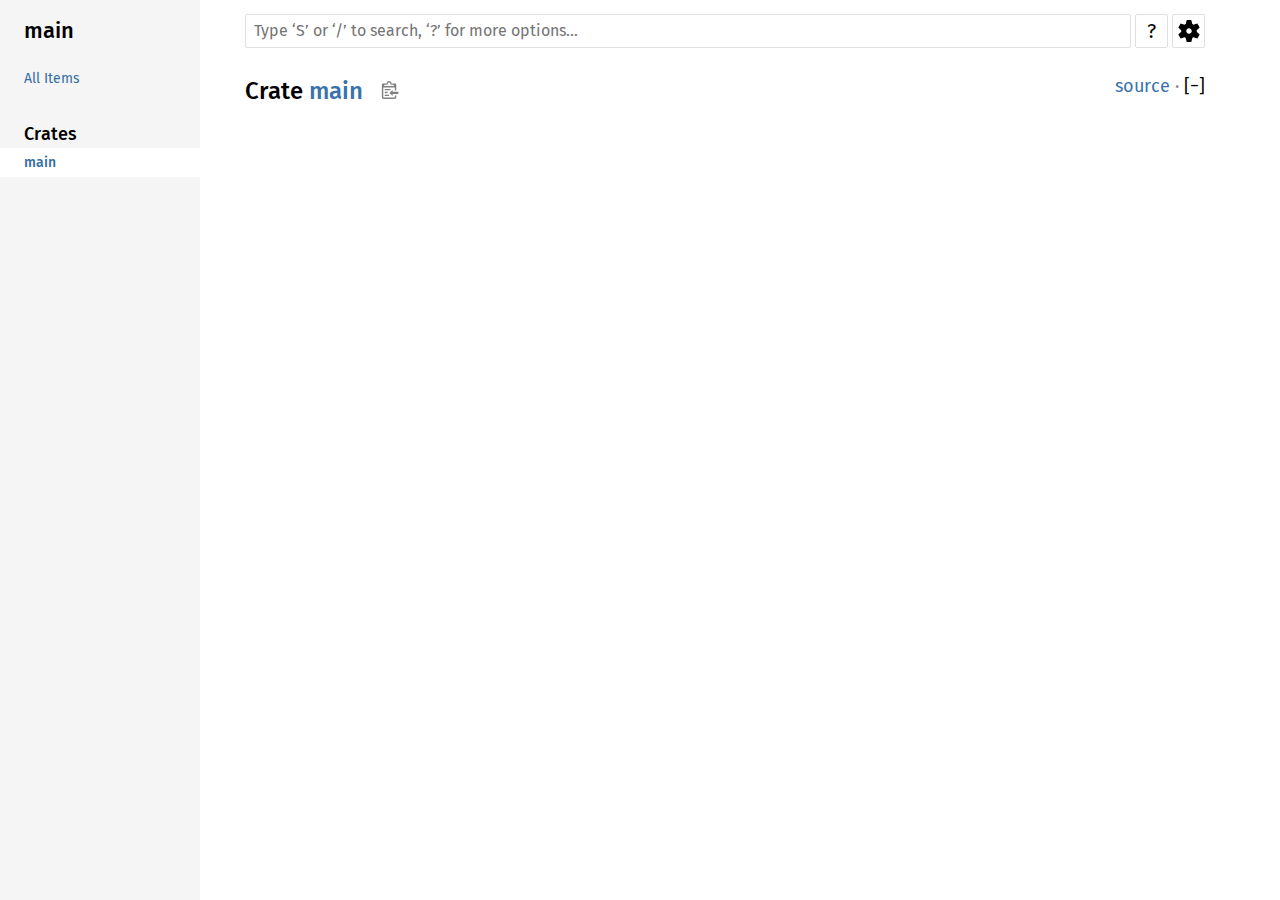
<file: Chat_Client/doc/main/index.html>
<!DOCTYPE html><html lang="en"><head><meta charset="utf-8"><meta name="viewport" content="width=device-width, initial-scale=1.0"><meta name="generator" content="rustdoc"><meta name="description" content="API documentation for the Rust `main` crate."><title>main - Rust</title><script>if(window.location.protocol!=="file:")document.head.insertAdjacentHTML("beforeend","SourceSerif4-Regular-46f98efaafac5295.ttf.woff2,FiraSans-Regular-018c141bf0843ffd.woff2,FiraSans-Medium-8f9a781e4970d388.woff2,SourceCodePro-Regular-562dcc5011b6de7d.ttf.woff2,SourceCodePro-Semibold-d899c5a5c4aeb14a.ttf.woff2".split(",").map(f=>`<link rel="preload" as="font" type="font/woff2" crossorigin href="../static.files/${f}">`).join(""))</script><link rel="stylesheet" href="../static.files/normalize-76eba96aa4d2e634.css"><link rel="stylesheet" href="../static.files/rustdoc-8e30412312326d47.css"><meta name="rustdoc-vars" data-root-path="../" data-static-root-path="../static.files/" data-current-crate="main" data-themes="" data-resource-suffix="" data-rustdoc-version="1.82.0 (f6e511eec 2024-10-15) (built from a source tarball)" data-channel="1.82.0" data-search-js="search-a99f1315e7cc5121.js" data-settings-js="settings-4313503d2e1961c2.js" ><script src="../static.files/storage-118b08c4c78b968e.js"></script><script defer src="../crates.js"></script><script defer src="../static.files/main-921df33f47b8780c.js"></script><noscript><link rel="stylesheet" href="../static.files/noscript-3b12f09e550e0385.css"></noscript><link rel="alternate icon" type="image/png" href="../static.files/favicon-32x32-422f7d1d52889060.png"><link rel="icon" type="image/svg+xml" href="../static.files/favicon-2c020d218678b618.svg"></head><body class="rustdoc mod crate"><!--[if lte IE 11]><div class="warning">This old browser is unsupported and will most likely display funky things.</div><![endif]--><nav class="mobile-topbar"><button class="sidebar-menu-toggle" title="show sidebar"></button></nav><nav class="sidebar"><div class="sidebar-crate"><h2><a href="../main/index.html">main</a></h2></div><div class="sidebar-elems"><ul class="block"><li><a id="all-types" href="all.html">All Items</a></li></ul></div></nav><div class="sidebar-resizer"></div><main><div class="width-limiter"><rustdoc-search></rustdoc-search><section id="main-content" class="content"><div class="main-heading"><h1>Crate <a class="mod" href="#">main</a><button id="copy-path" title="Copy item path to clipboard">Copy item path</button></h1><span class="out-of-band"><a class="src" href="../src/main/main.rs.html#1-71">source</a> · <button id="toggle-all-docs" title="collapse all docs">[<span>&#x2212;</span>]</button></span></div></section></div></main></body></html>
</file>
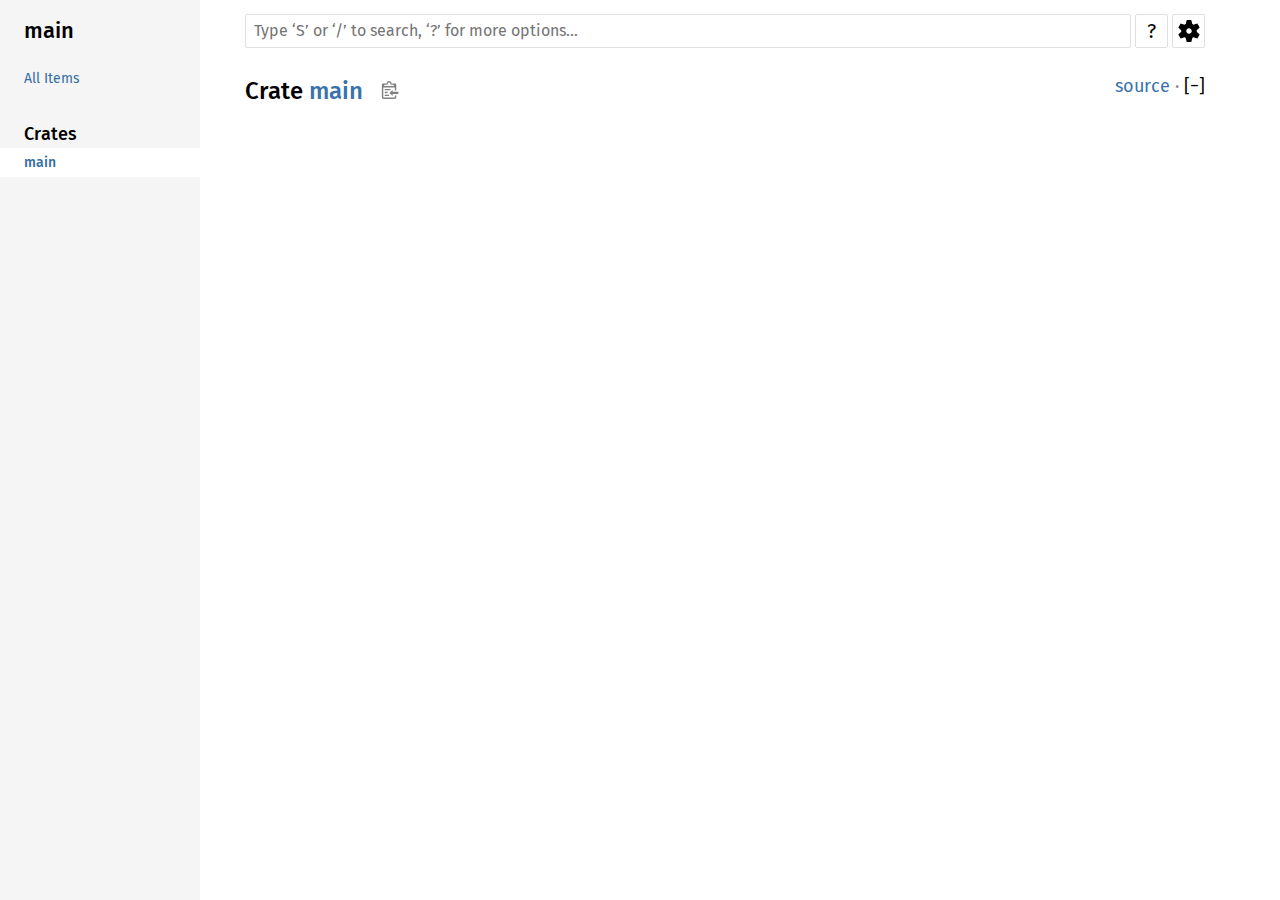
<file: Chat_Server/doc/main/index.html>
<!DOCTYPE html><html lang="en"><head><meta charset="utf-8"><meta name="viewport" content="width=device-width, initial-scale=1.0"><meta name="generator" content="rustdoc"><meta name="description" content="API documentation for the Rust `main` crate."><title>main - Rust</title><script>if(window.location.protocol!=="file:")document.head.insertAdjacentHTML("beforeend","SourceSerif4-Regular-46f98efaafac5295.ttf.woff2,FiraSans-Regular-018c141bf0843ffd.woff2,FiraSans-Medium-8f9a781e4970d388.woff2,SourceCodePro-Regular-562dcc5011b6de7d.ttf.woff2,SourceCodePro-Semibold-d899c5a5c4aeb14a.ttf.woff2".split(",").map(f=>`<link rel="preload" as="font" type="font/woff2" crossorigin href="../static.files/${f}">`).join(""))</script><link rel="stylesheet" href="../static.files/normalize-76eba96aa4d2e634.css"><link rel="stylesheet" href="../static.files/rustdoc-8e30412312326d47.css"><meta name="rustdoc-vars" data-root-path="../" data-static-root-path="../static.files/" data-current-crate="main" data-themes="" data-resource-suffix="" data-rustdoc-version="1.82.0 (f6e511eec 2024-10-15) (built from a source tarball)" data-channel="1.82.0" data-search-js="search-a99f1315e7cc5121.js" data-settings-js="settings-4313503d2e1961c2.js" ><script src="../static.files/storage-118b08c4c78b968e.js"></script><script defer src="../crates.js"></script><script defer src="../static.files/main-921df33f47b8780c.js"></script><noscript><link rel="stylesheet" href="../static.files/noscript-3b12f09e550e0385.css"></noscript><link rel="alternate icon" type="image/png" href="../static.files/favicon-32x32-422f7d1d52889060.png"><link rel="icon" type="image/svg+xml" href="../static.files/favicon-2c020d218678b618.svg"></head><body class="rustdoc mod crate"><!--[if lte IE 11]><div class="warning">This old browser is unsupported and will most likely display funky things.</div><![endif]--><nav class="mobile-topbar"><button class="sidebar-menu-toggle" title="show sidebar"></button></nav><nav class="sidebar"><div class="sidebar-crate"><h2><a href="../main/index.html">main</a></h2></div><div class="sidebar-elems"><ul class="block"><li><a id="all-types" href="all.html">All Items</a></li></ul></div></nav><div class="sidebar-resizer"></div><main><div class="width-limiter"><rustdoc-search></rustdoc-search><section id="main-content" class="content"><div class="main-heading"><h1>Crate <a class="mod" href="#">main</a><button id="copy-path" title="Copy item path to clipboard">Copy item path</button></h1><span class="out-of-band"><a class="src" href="../src/main/main.rs.html#1-69">source</a> · <button id="toggle-all-docs" title="collapse all docs">[<span>&#x2212;</span>]</button></span></div></section></div></main></body></html>
</file>
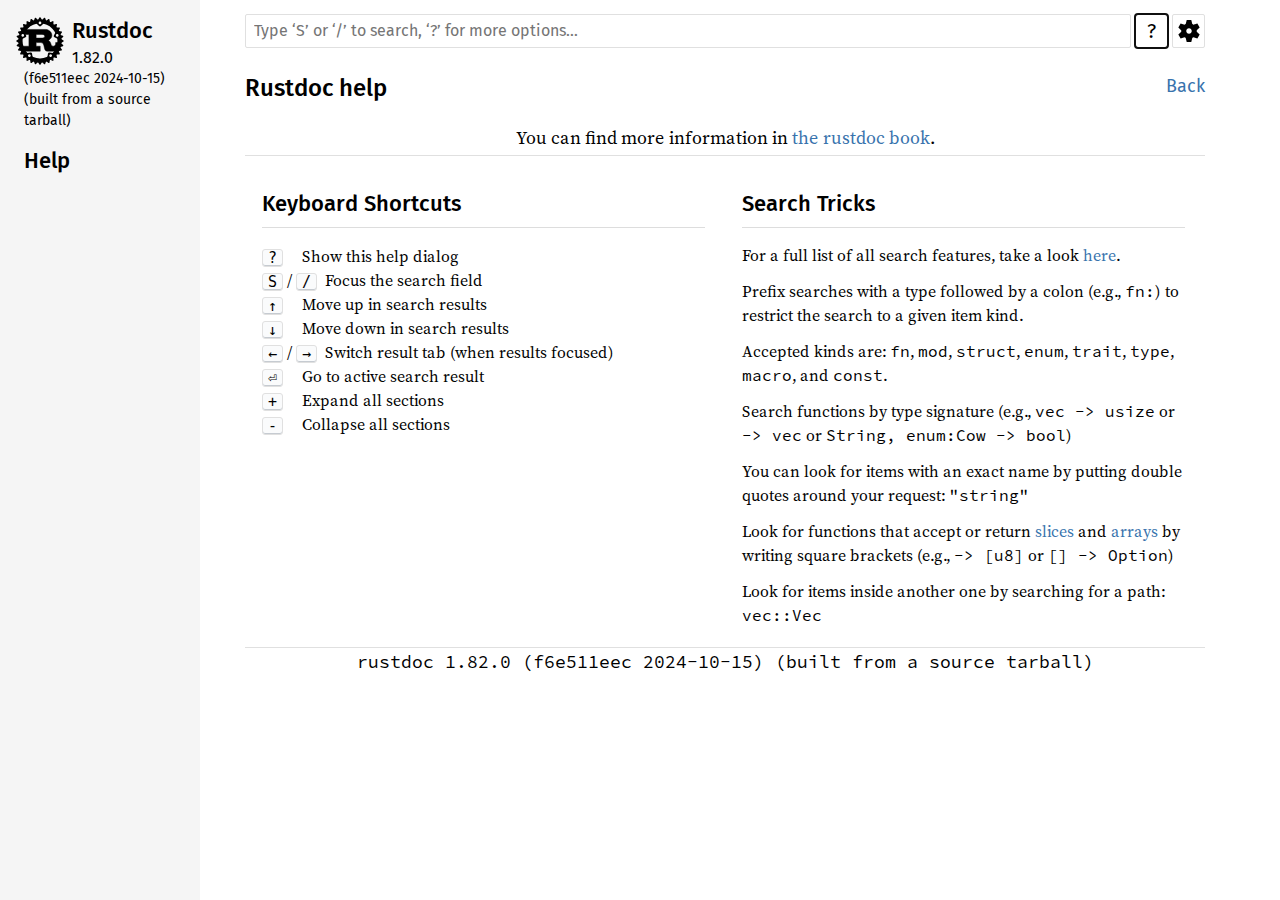
<file: Chat_Client/doc/help.html>
<!DOCTYPE html><html lang="en"><head><meta charset="utf-8"><meta name="viewport" content="width=device-width, initial-scale=1.0"><meta name="generator" content="rustdoc"><meta name="description" content="Documentation for Rustdoc"><title>Help</title><script>if(window.location.protocol!=="file:")document.head.insertAdjacentHTML("beforeend","SourceSerif4-Regular-46f98efaafac5295.ttf.woff2,FiraSans-Regular-018c141bf0843ffd.woff2,FiraSans-Medium-8f9a781e4970d388.woff2,SourceCodePro-Regular-562dcc5011b6de7d.ttf.woff2,SourceCodePro-Semibold-d899c5a5c4aeb14a.ttf.woff2".split(",").map(f=>`<link rel="preload" as="font" type="font/woff2" crossorigin href="./static.files/${f}">`).join(""))</script><link rel="stylesheet" href="./static.files/normalize-76eba96aa4d2e634.css"><link rel="stylesheet" href="./static.files/rustdoc-8e30412312326d47.css"><meta name="rustdoc-vars" data-root-path="./" data-static-root-path="./static.files/" data-current-crate="main" data-themes="" data-resource-suffix="" data-rustdoc-version="1.82.0 (f6e511eec 2024-10-15) (built from a source tarball)" data-channel="1.82.0" data-search-js="search-a99f1315e7cc5121.js" data-settings-js="settings-4313503d2e1961c2.js" ><script src="./static.files/storage-118b08c4c78b968e.js"></script><script defer src="./static.files/main-921df33f47b8780c.js"></script><noscript><link rel="stylesheet" href="./static.files/noscript-3b12f09e550e0385.css"></noscript><link rel="alternate icon" type="image/png" href="./static.files/favicon-32x32-422f7d1d52889060.png"><link rel="icon" type="image/svg+xml" href="./static.files/favicon-2c020d218678b618.svg"></head><body class="rustdoc mod sys"><!--[if lte IE 11]><div class="warning">This old browser is unsupported and will most likely display funky things.</div><![endif]--><nav class="mobile-topbar"><button class="sidebar-menu-toggle" title="show sidebar"></button><a class="logo-container" href="./index.html"><img class="rust-logo" src="./static.files/rust-logo-151179464ae7ed46.svg" alt=""></a></nav><nav class="sidebar"><div class="sidebar-crate"><a class="logo-container" href="./index.html"><img class="rust-logo" src="./static.files/rust-logo-151179464ae7ed46.svg" alt="logo"></a><h2><a href="./index.html">Rustdoc</a><span class="version">1.82.0</span></h2></div><div class="version">(f6e511eec 2024-10-15) (built from a source tarball)</div><h2 class="location">Help</h2><div class="sidebar-elems"></div></nav><div class="sidebar-resizer"></div><main><div class="width-limiter"><rustdoc-search></rustdoc-search><section id="main-content" class="content"><div class="main-heading"><h1>Rustdoc help</h1><span class="out-of-band"><a id="back" href="javascript:void(0)" onclick="history.back();">Back</a></span></div><noscript><section><p>You need to enable JavaScript to use keyboard commands or search.</p><p>For more information, browse the <a href="https://doc.rust-lang.org/rustdoc/">rustdoc handbook</a>.</p></section></noscript></section></div></main></body></html>
</file>
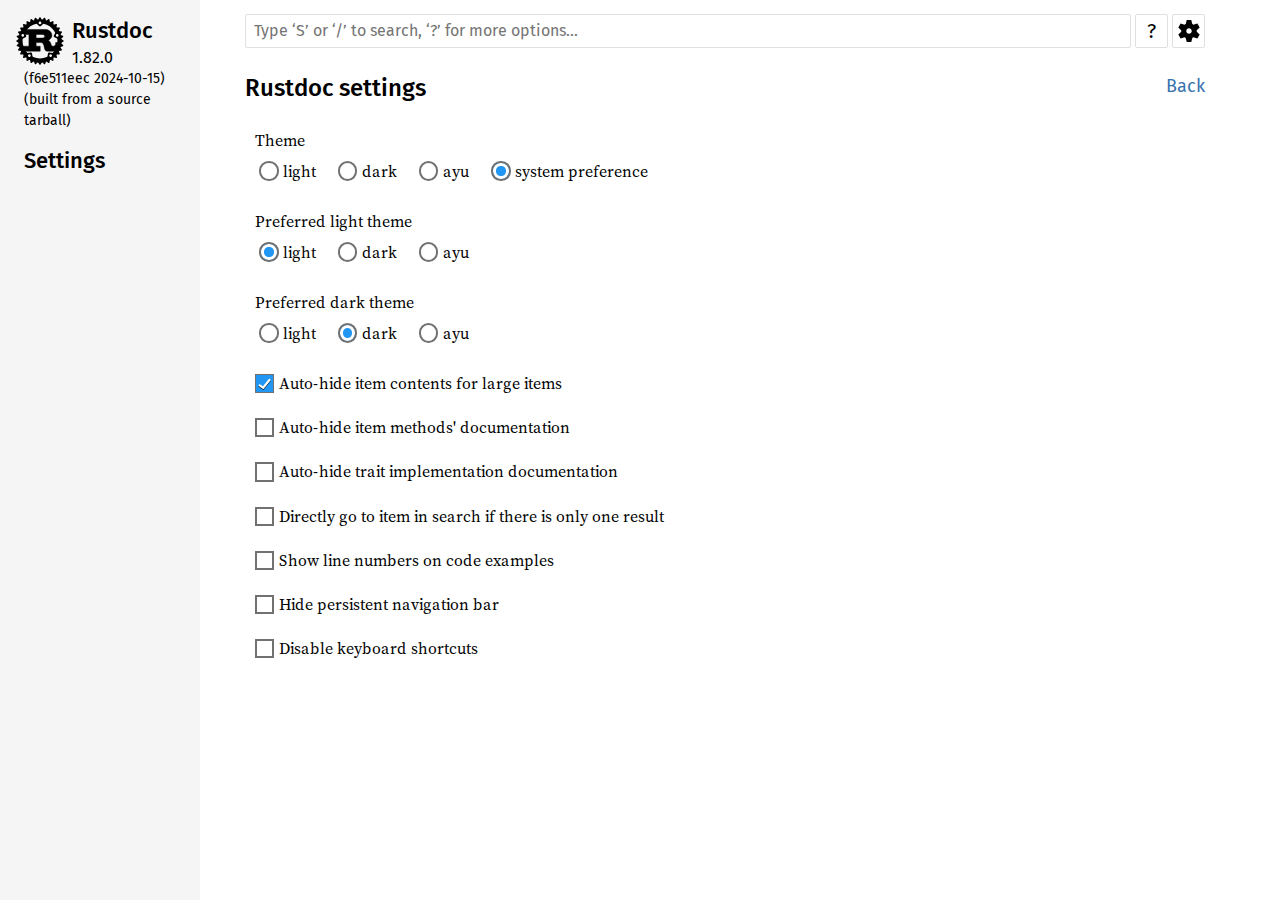
<file: Chat_Client/doc/settings.html>
<!DOCTYPE html><html lang="en"><head><meta charset="utf-8"><meta name="viewport" content="width=device-width, initial-scale=1.0"><meta name="generator" content="rustdoc"><meta name="description" content="Settings of Rustdoc"><title>Settings</title><script>if(window.location.protocol!=="file:")document.head.insertAdjacentHTML("beforeend","SourceSerif4-Regular-46f98efaafac5295.ttf.woff2,FiraSans-Regular-018c141bf0843ffd.woff2,FiraSans-Medium-8f9a781e4970d388.woff2,SourceCodePro-Regular-562dcc5011b6de7d.ttf.woff2,SourceCodePro-Semibold-d899c5a5c4aeb14a.ttf.woff2".split(",").map(f=>`<link rel="preload" as="font" type="font/woff2" crossorigin href="./static.files/${f}">`).join(""))</script><link rel="stylesheet" href="./static.files/normalize-76eba96aa4d2e634.css"><link rel="stylesheet" href="./static.files/rustdoc-8e30412312326d47.css"><meta name="rustdoc-vars" data-root-path="./" data-static-root-path="./static.files/" data-current-crate="main" data-themes="" data-resource-suffix="" data-rustdoc-version="1.82.0 (f6e511eec 2024-10-15) (built from a source tarball)" data-channel="1.82.0" data-search-js="search-a99f1315e7cc5121.js" data-settings-js="settings-4313503d2e1961c2.js" ><script src="./static.files/storage-118b08c4c78b968e.js"></script><script defer src="./static.files/main-921df33f47b8780c.js"></script><noscript><link rel="stylesheet" href="./static.files/noscript-3b12f09e550e0385.css"></noscript><link rel="alternate icon" type="image/png" href="./static.files/favicon-32x32-422f7d1d52889060.png"><link rel="icon" type="image/svg+xml" href="./static.files/favicon-2c020d218678b618.svg"></head><body class="rustdoc mod sys"><!--[if lte IE 11]><div class="warning">This old browser is unsupported and will most likely display funky things.</div><![endif]--><nav class="mobile-topbar"><button class="sidebar-menu-toggle" title="show sidebar"></button><a class="logo-container" href="./index.html"><img class="rust-logo" src="./static.files/rust-logo-151179464ae7ed46.svg" alt=""></a></nav><nav class="sidebar"><div class="sidebar-crate"><a class="logo-container" href="./index.html"><img class="rust-logo" src="./static.files/rust-logo-151179464ae7ed46.svg" alt="logo"></a><h2><a href="./index.html">Rustdoc</a><span class="version">1.82.0</span></h2></div><div class="version">(f6e511eec 2024-10-15) (built from a source tarball)</div><h2 class="location">Settings</h2><div class="sidebar-elems"></div></nav><div class="sidebar-resizer"></div><main><div class="width-limiter"><rustdoc-search></rustdoc-search><section id="main-content" class="content"><div class="main-heading"><h1>Rustdoc settings</h1><span class="out-of-band"><a id="back" href="javascript:void(0)" onclick="history.back();">Back</a></span></div><noscript><section>You need to enable JavaScript be able to update your settings.</section></noscript><script defer src="./static.files/settings-4313503d2e1961c2.js"></script></section></div></main></body></html>
</file>
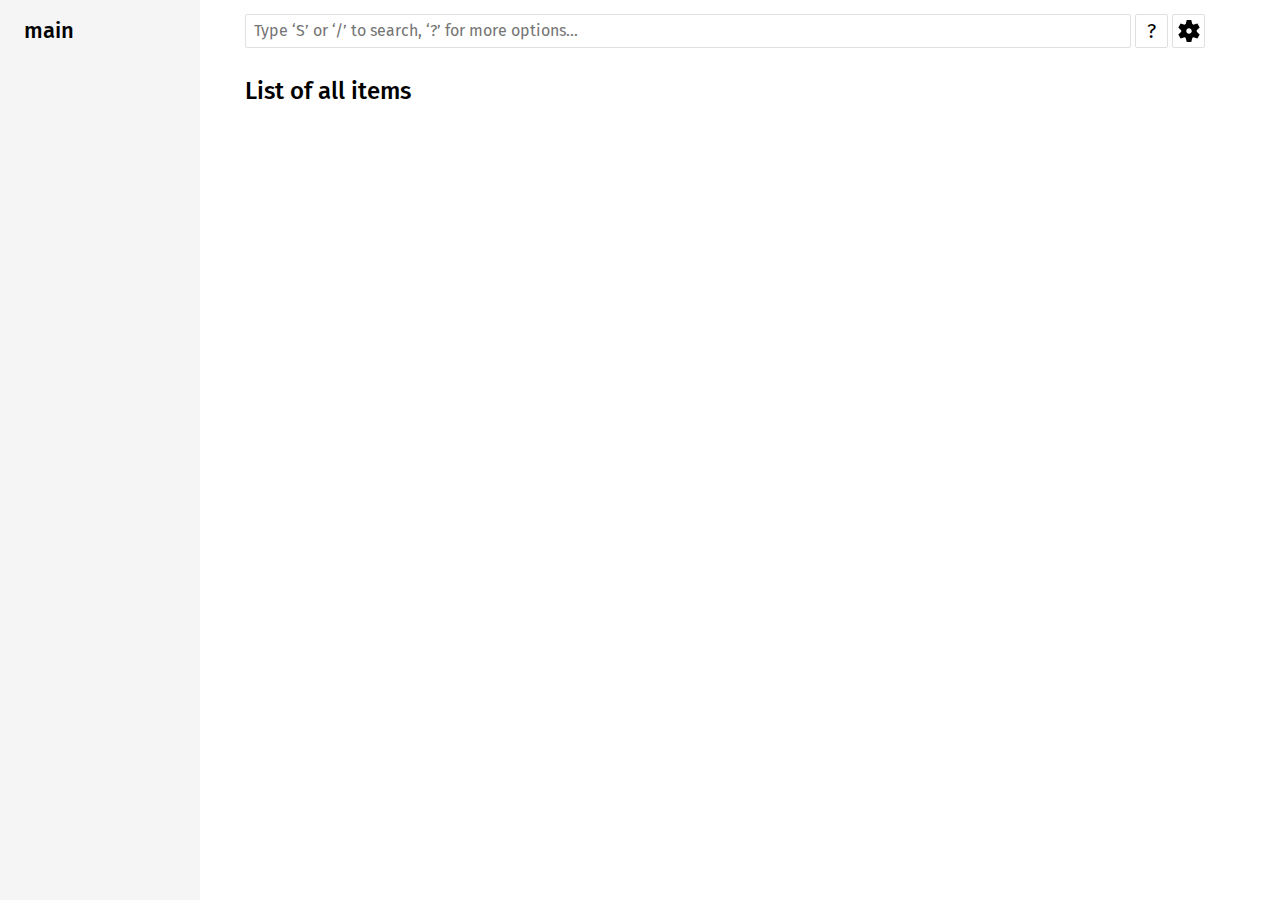
<file: Chat_Client/doc/main/all.html>
<!DOCTYPE html><html lang="en"><head><meta charset="utf-8"><meta name="viewport" content="width=device-width, initial-scale=1.0"><meta name="generator" content="rustdoc"><meta name="description" content="List of all items in this crate"><title>List of all items in this crate</title><script>if(window.location.protocol!=="file:")document.head.insertAdjacentHTML("beforeend","SourceSerif4-Regular-46f98efaafac5295.ttf.woff2,FiraSans-Regular-018c141bf0843ffd.woff2,FiraSans-Medium-8f9a781e4970d388.woff2,SourceCodePro-Regular-562dcc5011b6de7d.ttf.woff2,SourceCodePro-Semibold-d899c5a5c4aeb14a.ttf.woff2".split(",").map(f=>`<link rel="preload" as="font" type="font/woff2" crossorigin href="../static.files/${f}">`).join(""))</script><link rel="stylesheet" href="../static.files/normalize-76eba96aa4d2e634.css"><link rel="stylesheet" href="../static.files/rustdoc-8e30412312326d47.css"><meta name="rustdoc-vars" data-root-path="../" data-static-root-path="../static.files/" data-current-crate="main" data-themes="" data-resource-suffix="" data-rustdoc-version="1.82.0 (f6e511eec 2024-10-15) (built from a source tarball)" data-channel="1.82.0" data-search-js="search-a99f1315e7cc5121.js" data-settings-js="settings-4313503d2e1961c2.js" ><script src="../static.files/storage-118b08c4c78b968e.js"></script><script defer src="../static.files/main-921df33f47b8780c.js"></script><noscript><link rel="stylesheet" href="../static.files/noscript-3b12f09e550e0385.css"></noscript><link rel="alternate icon" type="image/png" href="../static.files/favicon-32x32-422f7d1d52889060.png"><link rel="icon" type="image/svg+xml" href="../static.files/favicon-2c020d218678b618.svg"></head><body class="rustdoc mod sys"><!--[if lte IE 11]><div class="warning">This old browser is unsupported and will most likely display funky things.</div><![endif]--><nav class="mobile-topbar"><button class="sidebar-menu-toggle" title="show sidebar"></button></nav><nav class="sidebar"><div class="sidebar-crate"><h2><a href="../main/index.html">main</a></h2></div><div class="sidebar-elems"></div></nav><div class="sidebar-resizer"></div><main><div class="width-limiter"><rustdoc-search></rustdoc-search><section id="main-content" class="content"><h1>List of all items</h1></section></div></main></body></html>
</file>
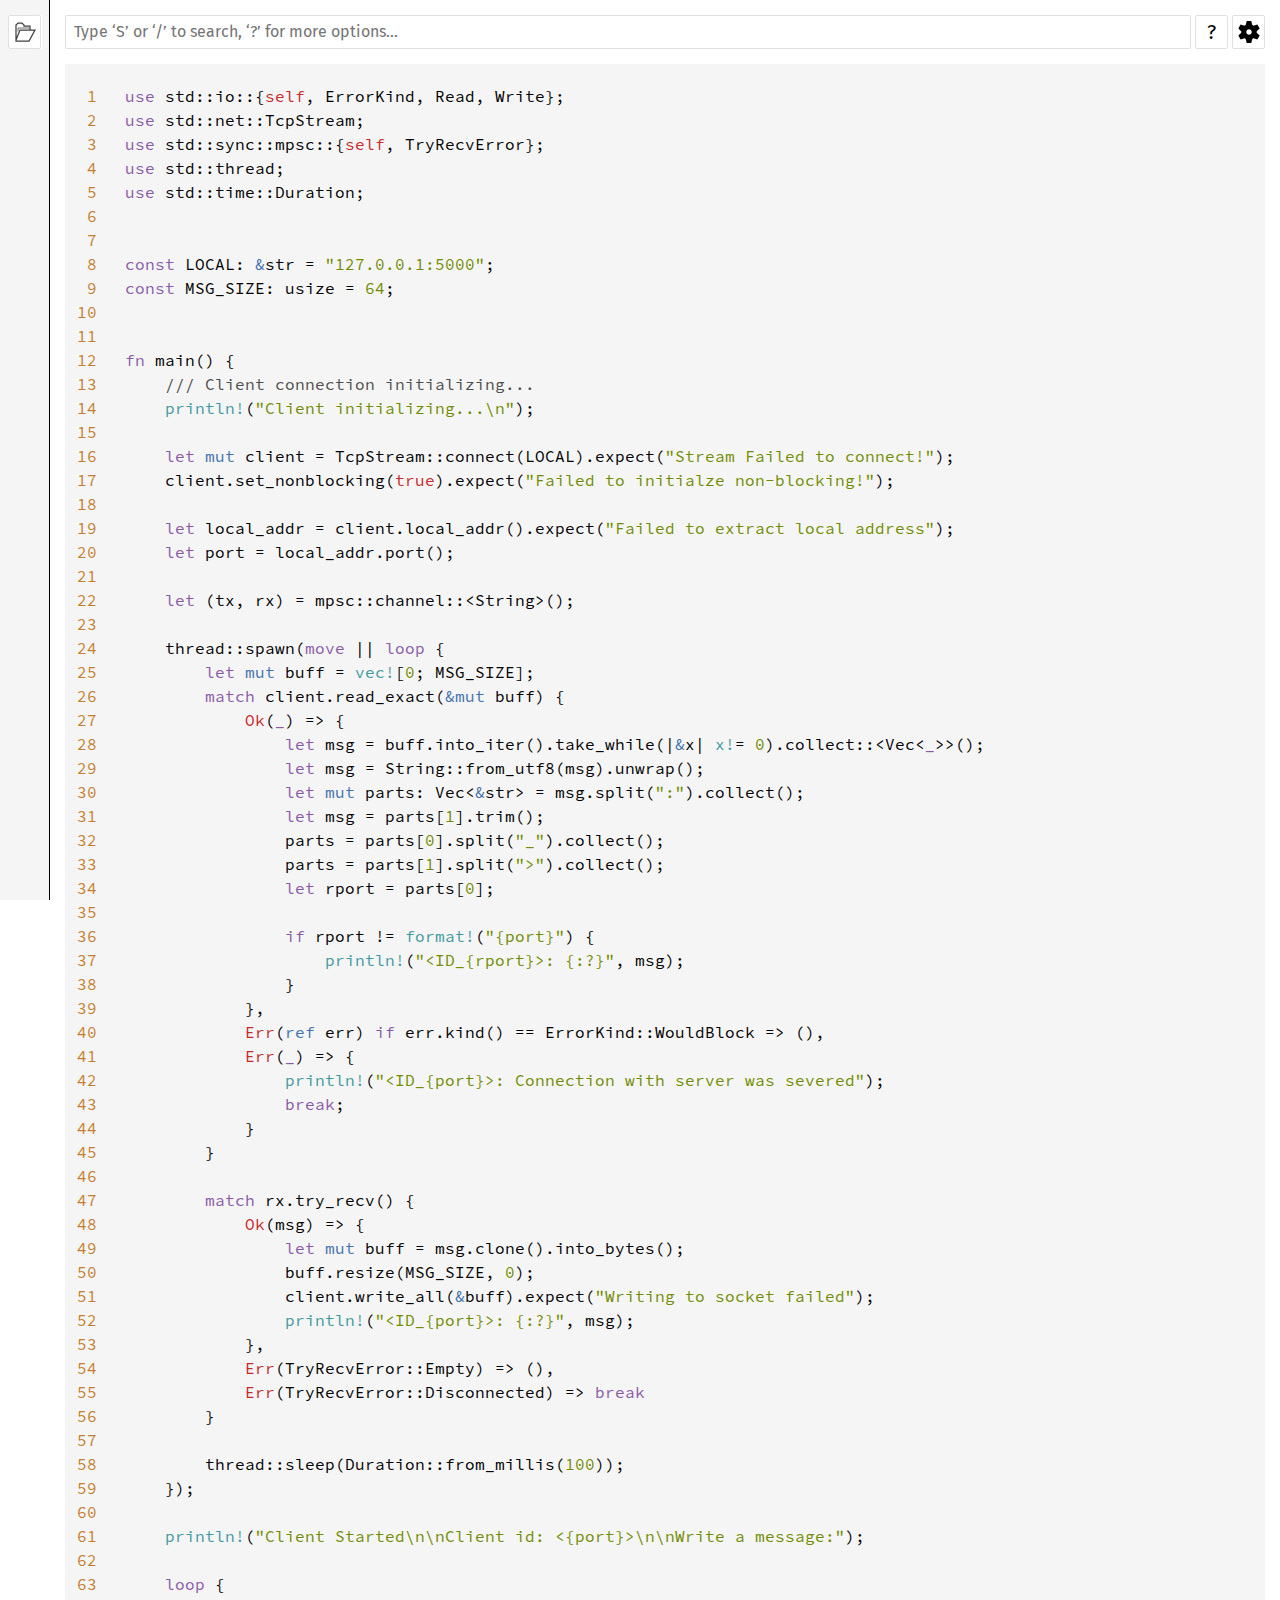
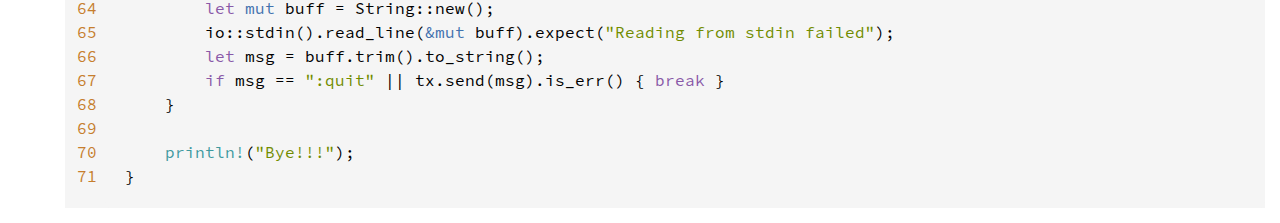
<file: Chat_Client/doc/src/main/main.rs.html>
<!DOCTYPE html><html lang="en"><head><meta charset="utf-8"><meta name="viewport" content="width=device-width, initial-scale=1.0"><meta name="generator" content="rustdoc"><meta name="description" content="Source of the Rust file `src/main.rs`."><title>main.rs - source</title><script>if(window.location.protocol!=="file:")document.head.insertAdjacentHTML("beforeend","SourceSerif4-Regular-46f98efaafac5295.ttf.woff2,FiraSans-Regular-018c141bf0843ffd.woff2,FiraSans-Medium-8f9a781e4970d388.woff2,SourceCodePro-Regular-562dcc5011b6de7d.ttf.woff2,SourceCodePro-Semibold-d899c5a5c4aeb14a.ttf.woff2".split(",").map(f=>`<link rel="preload" as="font" type="font/woff2" crossorigin href="../../static.files/${f}">`).join(""))</script><link rel="stylesheet" href="../../static.files/normalize-76eba96aa4d2e634.css"><link rel="stylesheet" href="../../static.files/rustdoc-8e30412312326d47.css"><meta name="rustdoc-vars" data-root-path="../../" data-static-root-path="../../static.files/" data-current-crate="main" data-themes="" data-resource-suffix="" data-rustdoc-version="1.82.0 (f6e511eec 2024-10-15) (built from a source tarball)" data-channel="1.82.0" data-search-js="search-a99f1315e7cc5121.js" data-settings-js="settings-4313503d2e1961c2.js" ><script src="../../static.files/storage-118b08c4c78b968e.js"></script><script defer src="../../static.files/src-script-e66d777a5a92e9b2.js"></script><script defer src="../../src-files.js"></script><script defer src="../../static.files/main-921df33f47b8780c.js"></script><noscript><link rel="stylesheet" href="../../static.files/noscript-3b12f09e550e0385.css"></noscript><link rel="alternate icon" type="image/png" href="../../static.files/favicon-32x32-422f7d1d52889060.png"><link rel="icon" type="image/svg+xml" href="../../static.files/favicon-2c020d218678b618.svg"></head><body class="rustdoc src"><!--[if lte IE 11]><div class="warning">This old browser is unsupported and will most likely display funky things.</div><![endif]--><nav class="sidebar"><div class="src-sidebar-title"><h2>Files</h2></div></nav><div class="sidebar-resizer"></div><main><rustdoc-search></rustdoc-search><section id="main-content" class="content"><div class="example-wrap"><div data-nosnippet><pre class="src-line-numbers"><a href="#1" id="1">1</a>
<a href="#2" id="2">2</a>
<a href="#3" id="3">3</a>
<a href="#4" id="4">4</a>
<a href="#5" id="5">5</a>
<a href="#6" id="6">6</a>
<a href="#7" id="7">7</a>
<a href="#8" id="8">8</a>
<a href="#9" id="9">9</a>
<a href="#10" id="10">10</a>
<a href="#11" id="11">11</a>
<a href="#12" id="12">12</a>
<a href="#13" id="13">13</a>
<a href="#14" id="14">14</a>
<a href="#15" id="15">15</a>
<a href="#16" id="16">16</a>
<a href="#17" id="17">17</a>
<a href="#18" id="18">18</a>
<a href="#19" id="19">19</a>
<a href="#20" id="20">20</a>
<a href="#21" id="21">21</a>
<a href="#22" id="22">22</a>
<a href="#23" id="23">23</a>
<a href="#24" id="24">24</a>
<a href="#25" id="25">25</a>
<a href="#26" id="26">26</a>
<a href="#27" id="27">27</a>
<a href="#28" id="28">28</a>
<a href="#29" id="29">29</a>
<a href="#30" id="30">30</a>
<a href="#31" id="31">31</a>
<a href="#32" id="32">32</a>
<a href="#33" id="33">33</a>
<a href="#34" id="34">34</a>
<a href="#35" id="35">35</a>
<a href="#36" id="36">36</a>
<a href="#37" id="37">37</a>
<a href="#38" id="38">38</a>
<a href="#39" id="39">39</a>
<a href="#40" id="40">40</a>
<a href="#41" id="41">41</a>
<a href="#42" id="42">42</a>
<a href="#43" id="43">43</a>
<a href="#44" id="44">44</a>
<a href="#45" id="45">45</a>
<a href="#46" id="46">46</a>
<a href="#47" id="47">47</a>
<a href="#48" id="48">48</a>
<a href="#49" id="49">49</a>
<a href="#50" id="50">50</a>
<a href="#51" id="51">51</a>
<a href="#52" id="52">52</a>
<a href="#53" id="53">53</a>
<a href="#54" id="54">54</a>
<a href="#55" id="55">55</a>
<a href="#56" id="56">56</a>
<a href="#57" id="57">57</a>
<a href="#58" id="58">58</a>
<a href="#59" id="59">59</a>
<a href="#60" id="60">60</a>
<a href="#61" id="61">61</a>
<a href="#62" id="62">62</a>
<a href="#63" id="63">63</a>
<a href="#64" id="64">64</a>
<a href="#65" id="65">65</a>
<a href="#66" id="66">66</a>
<a href="#67" id="67">67</a>
<a href="#68" id="68">68</a>
<a href="#69" id="69">69</a>
<a href="#70" id="70">70</a>
<a href="#71" id="71">71</a>
</pre></div><pre class="rust"><code><span class="kw">use </span>std::io::{<span class="self">self</span>, ErrorKind, Read, Write};
<span class="kw">use </span>std::net::TcpStream;
<span class="kw">use </span>std::sync::mpsc::{<span class="self">self</span>, TryRecvError};
<span class="kw">use </span>std::thread;
<span class="kw">use </span>std::time::Duration;


<span class="kw">const </span>LOCAL: <span class="kw-2">&amp;</span>str = <span class="string">"127.0.0.1:5000"</span>;
<span class="kw">const </span>MSG_SIZE: usize = <span class="number">64</span>;


<span class="kw">fn </span>main() {
    <span class="doccomment">/// Client connection initializing...
    </span><span class="macro">println!</span>(<span class="string">"Client initializing...\n"</span>);

    <span class="kw">let </span><span class="kw-2">mut </span>client = TcpStream::connect(LOCAL).expect(<span class="string">"Stream Failed to connect!"</span>);
    client.set_nonblocking(<span class="bool-val">true</span>).expect(<span class="string">"Failed to initialze non-blocking!"</span>);

    <span class="kw">let </span>local_addr = client.local_addr().expect(<span class="string">"Failed to extract local address"</span>);
    <span class="kw">let </span>port = local_addr.port();

    <span class="kw">let </span>(tx, rx) = mpsc::channel::&lt;String&gt;();

    thread::spawn(<span class="kw">move </span>|| <span class="kw">loop </span>{
        <span class="kw">let </span><span class="kw-2">mut </span>buff = <span class="macro">vec!</span>[<span class="number">0</span>; MSG_SIZE];
        <span class="kw">match </span>client.read_exact(<span class="kw-2">&amp;mut </span>buff) {
            <span class="prelude-val">Ok</span>(<span class="kw">_</span>) =&gt; {
                <span class="kw">let </span>msg = buff.into_iter().take_while(|<span class="kw-2">&amp;</span>x| <span class="macro">x!</span>= <span class="number">0</span>).collect::&lt;Vec&lt;<span class="kw">_</span>&gt;&gt;();
                <span class="kw">let </span>msg = String::from_utf8(msg).unwrap();
                <span class="kw">let </span><span class="kw-2">mut </span>parts: Vec&lt;<span class="kw-2">&amp;</span>str&gt; = msg.split(<span class="string">":"</span>).collect();
                <span class="kw">let </span>msg = parts[<span class="number">1</span>].trim();
                parts = parts[<span class="number">0</span>].split(<span class="string">"_"</span>).collect();
                parts = parts[<span class="number">1</span>].split(<span class="string">"&gt;"</span>).collect();
                <span class="kw">let </span>rport = parts[<span class="number">0</span>];

                <span class="kw">if </span>rport != <span class="macro">format!</span>(<span class="string">"{port}"</span>) {
                    <span class="macro">println!</span>(<span class="string">"&lt;ID_{rport}&gt;: {:?}"</span>, msg);
                }
            },
            <span class="prelude-val">Err</span>(<span class="kw-2">ref </span>err) <span class="kw">if </span>err.kind() == ErrorKind::WouldBlock =&gt; (),
            <span class="prelude-val">Err</span>(<span class="kw">_</span>) =&gt; {
                <span class="macro">println!</span>(<span class="string">"&lt;ID_{port}&gt;: Connection with server was severed"</span>);
                <span class="kw">break</span>;
            }
        }

        <span class="kw">match </span>rx.try_recv() {
            <span class="prelude-val">Ok</span>(msg) =&gt; {
                <span class="kw">let </span><span class="kw-2">mut </span>buff = msg.clone().into_bytes();
                buff.resize(MSG_SIZE, <span class="number">0</span>);
                client.write_all(<span class="kw-2">&amp;</span>buff).expect(<span class="string">"Writing to socket failed"</span>);
                <span class="macro">println!</span>(<span class="string">"&lt;ID_{port}&gt;: {:?}"</span>, msg);
            },
            <span class="prelude-val">Err</span>(TryRecvError::Empty) =&gt; (),
            <span class="prelude-val">Err</span>(TryRecvError::Disconnected) =&gt; <span class="kw">break
        </span>}

        thread::sleep(Duration::from_millis(<span class="number">100</span>));
    });

    <span class="macro">println!</span>(<span class="string">"Client Started\n\nClient id: &lt;{port}&gt;\n\nWrite a message:"</span>);
    
    <span class="kw">loop </span>{
        <span class="kw">let </span><span class="kw-2">mut </span>buff = String::new();
        io::stdin().read_line(<span class="kw-2">&amp;mut </span>buff).expect(<span class="string">"Reading from stdin failed"</span>);
        <span class="kw">let </span>msg = buff.trim().to_string();
        <span class="kw">if </span>msg == <span class="string">":quit" </span>|| tx.send(msg).is_err() { <span class="kw">break </span>}
    }

    <span class="macro">println!</span>(<span class="string">"Bye!!!"</span>);
}
</code></pre></div></section></main></body></html>
</file>
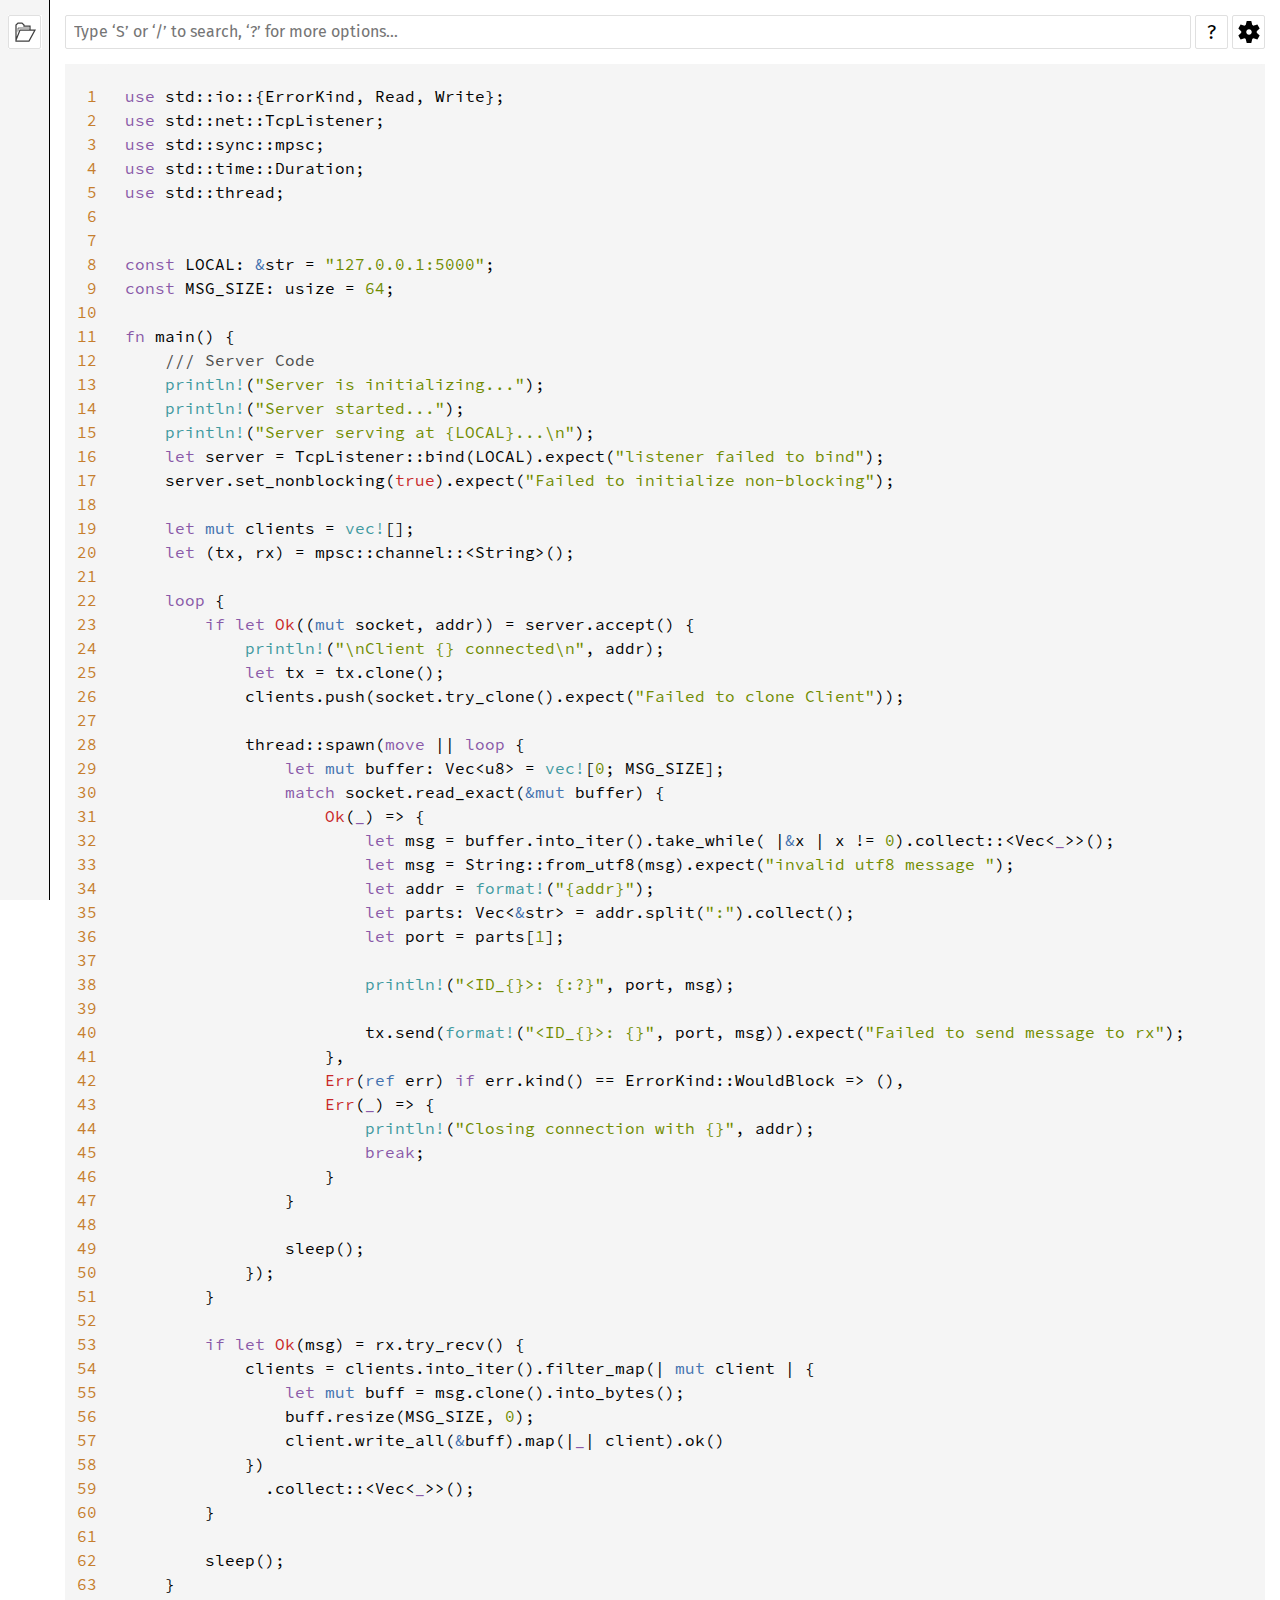
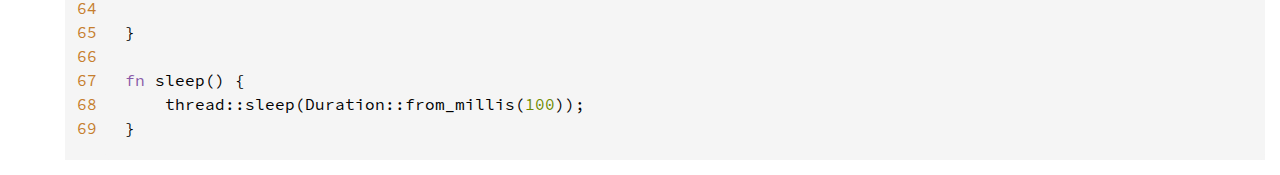
<file: Chat_Server/doc/src/main/main.rs.html>
<!DOCTYPE html><html lang="en"><head><meta charset="utf-8"><meta name="viewport" content="width=device-width, initial-scale=1.0"><meta name="generator" content="rustdoc"><meta name="description" content="Source of the Rust file `src/main.rs`."><title>main.rs - source</title><script>if(window.location.protocol!=="file:")document.head.insertAdjacentHTML("beforeend","SourceSerif4-Regular-46f98efaafac5295.ttf.woff2,FiraSans-Regular-018c141bf0843ffd.woff2,FiraSans-Medium-8f9a781e4970d388.woff2,SourceCodePro-Regular-562dcc5011b6de7d.ttf.woff2,SourceCodePro-Semibold-d899c5a5c4aeb14a.ttf.woff2".split(",").map(f=>`<link rel="preload" as="font" type="font/woff2" crossorigin href="../../static.files/${f}">`).join(""))</script><link rel="stylesheet" href="../../static.files/normalize-76eba96aa4d2e634.css"><link rel="stylesheet" href="../../static.files/rustdoc-8e30412312326d47.css"><meta name="rustdoc-vars" data-root-path="../../" data-static-root-path="../../static.files/" data-current-crate="main" data-themes="" data-resource-suffix="" data-rustdoc-version="1.82.0 (f6e511eec 2024-10-15) (built from a source tarball)" data-channel="1.82.0" data-search-js="search-a99f1315e7cc5121.js" data-settings-js="settings-4313503d2e1961c2.js" ><script src="../../static.files/storage-118b08c4c78b968e.js"></script><script defer src="../../static.files/src-script-e66d777a5a92e9b2.js"></script><script defer src="../../src-files.js"></script><script defer src="../../static.files/main-921df33f47b8780c.js"></script><noscript><link rel="stylesheet" href="../../static.files/noscript-3b12f09e550e0385.css"></noscript><link rel="alternate icon" type="image/png" href="../../static.files/favicon-32x32-422f7d1d52889060.png"><link rel="icon" type="image/svg+xml" href="../../static.files/favicon-2c020d218678b618.svg"></head><body class="rustdoc src"><!--[if lte IE 11]><div class="warning">This old browser is unsupported and will most likely display funky things.</div><![endif]--><nav class="sidebar"><div class="src-sidebar-title"><h2>Files</h2></div></nav><div class="sidebar-resizer"></div><main><rustdoc-search></rustdoc-search><section id="main-content" class="content"><div class="example-wrap"><div data-nosnippet><pre class="src-line-numbers"><a href="#1" id="1">1</a>
<a href="#2" id="2">2</a>
<a href="#3" id="3">3</a>
<a href="#4" id="4">4</a>
<a href="#5" id="5">5</a>
<a href="#6" id="6">6</a>
<a href="#7" id="7">7</a>
<a href="#8" id="8">8</a>
<a href="#9" id="9">9</a>
<a href="#10" id="10">10</a>
<a href="#11" id="11">11</a>
<a href="#12" id="12">12</a>
<a href="#13" id="13">13</a>
<a href="#14" id="14">14</a>
<a href="#15" id="15">15</a>
<a href="#16" id="16">16</a>
<a href="#17" id="17">17</a>
<a href="#18" id="18">18</a>
<a href="#19" id="19">19</a>
<a href="#20" id="20">20</a>
<a href="#21" id="21">21</a>
<a href="#22" id="22">22</a>
<a href="#23" id="23">23</a>
<a href="#24" id="24">24</a>
<a href="#25" id="25">25</a>
<a href="#26" id="26">26</a>
<a href="#27" id="27">27</a>
<a href="#28" id="28">28</a>
<a href="#29" id="29">29</a>
<a href="#30" id="30">30</a>
<a href="#31" id="31">31</a>
<a href="#32" id="32">32</a>
<a href="#33" id="33">33</a>
<a href="#34" id="34">34</a>
<a href="#35" id="35">35</a>
<a href="#36" id="36">36</a>
<a href="#37" id="37">37</a>
<a href="#38" id="38">38</a>
<a href="#39" id="39">39</a>
<a href="#40" id="40">40</a>
<a href="#41" id="41">41</a>
<a href="#42" id="42">42</a>
<a href="#43" id="43">43</a>
<a href="#44" id="44">44</a>
<a href="#45" id="45">45</a>
<a href="#46" id="46">46</a>
<a href="#47" id="47">47</a>
<a href="#48" id="48">48</a>
<a href="#49" id="49">49</a>
<a href="#50" id="50">50</a>
<a href="#51" id="51">51</a>
<a href="#52" id="52">52</a>
<a href="#53" id="53">53</a>
<a href="#54" id="54">54</a>
<a href="#55" id="55">55</a>
<a href="#56" id="56">56</a>
<a href="#57" id="57">57</a>
<a href="#58" id="58">58</a>
<a href="#59" id="59">59</a>
<a href="#60" id="60">60</a>
<a href="#61" id="61">61</a>
<a href="#62" id="62">62</a>
<a href="#63" id="63">63</a>
<a href="#64" id="64">64</a>
<a href="#65" id="65">65</a>
<a href="#66" id="66">66</a>
<a href="#67" id="67">67</a>
<a href="#68" id="68">68</a>
<a href="#69" id="69">69</a>
</pre></div><pre class="rust"><code><span class="kw">use </span>std::io::{ErrorKind, Read, Write};
<span class="kw">use </span>std::net::TcpListener;
<span class="kw">use </span>std::sync::mpsc;
<span class="kw">use </span>std::time::Duration;
<span class="kw">use </span>std::thread;


<span class="kw">const </span>LOCAL: <span class="kw-2">&amp;</span>str = <span class="string">"127.0.0.1:5000"</span>;
<span class="kw">const </span>MSG_SIZE: usize = <span class="number">64</span>;

<span class="kw">fn </span>main() {
    <span class="doccomment">/// Server Code
    </span><span class="macro">println!</span>(<span class="string">"Server is initializing..."</span>);
    <span class="macro">println!</span>(<span class="string">"Server started..."</span>);
    <span class="macro">println!</span>(<span class="string">"Server serving at {LOCAL}...\n"</span>);
    <span class="kw">let </span>server = TcpListener::bind(LOCAL).expect(<span class="string">"listener failed to bind"</span>);
    server.set_nonblocking(<span class="bool-val">true</span>).expect(<span class="string">"Failed to initialize non-blocking"</span>);

    <span class="kw">let </span><span class="kw-2">mut </span>clients = <span class="macro">vec!</span>[];
    <span class="kw">let </span>(tx, rx) = mpsc::channel::&lt;String&gt;();

    <span class="kw">loop </span>{
        <span class="kw">if let </span><span class="prelude-val">Ok</span>((<span class="kw-2">mut </span>socket, addr)) = server.accept() {
            <span class="macro">println!</span>(<span class="string">"\nClient {} connected\n"</span>, addr);
            <span class="kw">let </span>tx = tx.clone();
            clients.push(socket.try_clone().expect(<span class="string">"Failed to clone Client"</span>));

            thread::spawn(<span class="kw">move </span>|| <span class="kw">loop </span>{
                <span class="kw">let </span><span class="kw-2">mut </span>buffer: Vec&lt;u8&gt; = <span class="macro">vec!</span>[<span class="number">0</span>; MSG_SIZE];
                <span class="kw">match </span>socket.read_exact(<span class="kw-2">&amp;mut </span>buffer) {
                    <span class="prelude-val">Ok</span>(<span class="kw">_</span>) =&gt; {
                        <span class="kw">let </span>msg = buffer.into_iter().take_while( |<span class="kw-2">&amp;</span>x | x != <span class="number">0</span>).collect::&lt;Vec&lt;<span class="kw">_</span>&gt;&gt;();
                        <span class="kw">let </span>msg = String::from_utf8(msg).expect(<span class="string">"invalid utf8 message "</span>);
                        <span class="kw">let </span>addr = <span class="macro">format!</span>(<span class="string">"{addr}"</span>);
                        <span class="kw">let </span>parts: Vec&lt;<span class="kw-2">&amp;</span>str&gt; = addr.split(<span class="string">":"</span>).collect();
                        <span class="kw">let </span>port = parts[<span class="number">1</span>];

                        <span class="macro">println!</span>(<span class="string">"&lt;ID_{}&gt;: {:?}"</span>, port, msg);

                        tx.send(<span class="macro">format!</span>(<span class="string">"&lt;ID_{}&gt;: {}"</span>, port, msg)).expect(<span class="string">"Failed to send message to rx"</span>);
                    },
                    <span class="prelude-val">Err</span>(<span class="kw-2">ref </span>err) <span class="kw">if </span>err.kind() == ErrorKind::WouldBlock =&gt; (),
                    <span class="prelude-val">Err</span>(<span class="kw">_</span>) =&gt; {
                        <span class="macro">println!</span>(<span class="string">"Closing connection with {}"</span>, addr);
                        <span class="kw">break</span>;
                    }
                }

                sleep();
            });
        }

        <span class="kw">if let </span><span class="prelude-val">Ok</span>(msg) = rx.try_recv() {
            clients = clients.into_iter().filter_map(| <span class="kw-2">mut </span>client | {
                <span class="kw">let </span><span class="kw-2">mut </span>buff = msg.clone().into_bytes();
                buff.resize(MSG_SIZE, <span class="number">0</span>);
                client.write_all(<span class="kw-2">&amp;</span>buff).map(|<span class="kw">_</span>| client).ok()
            })
              .collect::&lt;Vec&lt;<span class="kw">_</span>&gt;&gt;();
        }

        sleep();
    }

}

<span class="kw">fn </span>sleep() {
    thread::sleep(Duration::from_millis(<span class="number">100</span>));
}</code></pre></div></section></main></body></html>
</file>
<file: Chat_Client/doc/static.files/rustdoc-8e30412312326d47.css>
:root{--nav-sub-mobile-padding:8px;--search-typename-width:6.75rem;--desktop-sidebar-width:200px;--src-sidebar-width:300px;--desktop-sidebar-z-index:100;--sidebar-elems-left-padding:24px;--clipboard-image:url('data:image/svg+xml,<svg width="19" height="18" viewBox="0 0 24 25" \
xmlns="http://www.w3.org/2000/svg" aria-label="Copy to clipboard">\
<path d="M18 20h2v3c0 1-1 2-2 2H2c-.998 0-2-1-2-2V5c0-.911.755-1.667 1.667-1.667h5A3.323 3.323 0 \
0110 0a3.323 3.323 0 013.333 3.333h5C19.245 3.333 20 4.09 20 5v8.333h-2V9H2v14h16v-3zM3 \
7h14c0-.911-.793-1.667-1.75-1.667H13.5c-.957 0-1.75-.755-1.75-1.666C11.75 2.755 10.957 2 10 \
2s-1.75.755-1.75 1.667c0 .911-.793 1.666-1.75 1.666H4.75C3.793 5.333 3 6.09 3 7z"/>\
<path d="M4 19h6v2H4zM12 11H4v2h8zM4 17h4v-2H4zM15 15v-3l-4.5 4.5L15 21v-3l8.027-.032L23 15z"/>\
</svg>');--copy-path-height:34px;--copy-path-width:33px;--checkmark-image:url('data:image/svg+xml,<svg viewBox="-1 -1 23 23" \
xmlns="http://www.w3.org/2000/svg" fill="black" height="18px">\
<g><path d="M9 19.414l-6.707-6.707 1.414-1.414L9 16.586 20.293 5.293l1.414 1.414"></path>\
</g></svg>');--button-left-margin:4px;--button-border-radius:2px;}@font-face {font-family:'Fira Sans';font-style:normal;font-weight:400;src:local('Fira Sans'),url("FiraSans-Regular-018c141bf0843ffd.woff2") format("woff2");font-display:swap;}@font-face {font-family:'Fira Sans';font-style:normal;font-weight:500;src:local('Fira Sans Medium'),url("FiraSans-Medium-8f9a781e4970d388.woff2") format("woff2");font-display:swap;}@font-face {font-family:'Source Serif 4';font-style:normal;font-weight:400;src:local('Source Serif 4'),url("SourceSerif4-Regular-46f98efaafac5295.ttf.woff2") format("woff2");font-display:swap;}@font-face {font-family:'Source Serif 4';font-style:italic;font-weight:400;src:local('Source Serif 4 Italic'),url("SourceSerif4-It-acdfaf1a8af734b1.ttf.woff2") format("woff2");font-display:swap;}@font-face {font-family:'Source Serif 4';font-style:normal;font-weight:700;src:local('Source Serif 4 Bold'),url("SourceSerif4-Bold-a2c9cd1067f8b328.ttf.woff2") format("woff2");font-display:swap;}@font-face {font-family:'Source Code Pro';font-style:normal;font-weight:400;src:url("SourceCodePro-Regular-562dcc5011b6de7d.ttf.woff2") format("woff2");font-display:swap;}@font-face {font-family:'Source Code Pro';font-style:italic;font-weight:400;src:url("SourceCodePro-It-1cc31594bf4f1f79.ttf.woff2") format("woff2");font-display:swap;}@font-face {font-family:'Source Code Pro';font-style:normal;font-weight:600;src:url("SourceCodePro-Semibold-d899c5a5c4aeb14a.ttf.woff2") format("woff2");font-display:swap;}*{box-sizing:border-box;}body{font:1rem/1.5 "Source Serif 4",NanumBarunGothic,serif;margin:0;position:relative;overflow-wrap:break-word;overflow-wrap:anywhere;font-feature-settings:"kern","liga";background-color:var(--main-background-color);color:var(--main-color);}h1{font-size:1.5rem;}h2{font-size:1.375rem;}h3{font-size:1.25rem;}h1,h2,h3,h4,h5,h6{font-weight:500;}h1,h2,h3,h4{margin:25px 0 15px 0;padding-bottom:6px;}.docblock h3,.docblock h4,h5,h6{margin:15px 0 5px 0;}.docblock>h2:first-child,.docblock>h3:first-child,.docblock>h4:first-child,.docblock>h5:first-child,.docblock>h6:first-child{margin-top:0;}.main-heading h1{margin:0;padding:0;flex-grow:1;overflow-wrap:break-word;overflow-wrap:anywhere;}.main-heading{display:flex;flex-wrap:wrap;padding-bottom:6px;margin-bottom:15px;}.content h2,.top-doc .docblock>h3,.top-doc .docblock>h4{border-bottom:1px solid var(--headings-border-bottom-color);}h1,h2{line-height:1.25;padding-top:3px;padding-bottom:9px;}h3.code-header{font-size:1.125rem;}h4.code-header{font-size:1rem;}.code-header{font-weight:600;margin:0;padding:0;white-space:pre-wrap;}#crate-search,h1,h2,h3,h4,h5,h6,.sidebar,.mobile-topbar,.search-input,.search-results .result-name,.item-name>a,.out-of-band,span.since,a.src,#help-button>a,summary.hideme,.scraped-example-list,ul.all-items{font-family:"Fira Sans",Arial,NanumBarunGothic,sans-serif;}#toggle-all-docs,a.anchor,.section-header a,#src-sidebar a,.rust a,.sidebar h2 a,.sidebar h3 a,.mobile-topbar h2 a,h1 a,.search-results a,.stab,.result-name i{color:var(--main-color);}span.enum,a.enum,span.struct,a.struct,span.union,a.union,span.primitive,a.primitive,span.type,a.type,span.foreigntype,a.foreigntype{color:var(--type-link-color);}span.trait,a.trait,span.traitalias,a.traitalias{color:var(--trait-link-color);}span.associatedtype,a.associatedtype,span.constant,a.constant,span.static,a.static{color:var(--assoc-item-link-color);}span.fn,a.fn,span.method,a.method,span.tymethod,a.tymethod{color:var(--function-link-color);}span.attr,a.attr,span.derive,a.derive,span.macro,a.macro{color:var(--macro-link-color);}span.mod,a.mod{color:var(--mod-link-color);}span.keyword,a.keyword{color:var(--keyword-link-color);}a{color:var(--link-color);text-decoration:none;}ol,ul{padding-left:24px;}ul ul,ol ul,ul ol,ol ol{margin-bottom:.625em;}p,.docblock>.warning{margin:0 0 .75em 0;}p:last-child,.docblock>.warning:last-child{margin:0;}button{padding:1px 6px;cursor:pointer;}button#toggle-all-docs{padding:0;background:none;border:none;-webkit-appearance:none;opacity:1;}.rustdoc{display:flex;flex-direction:row;flex-wrap:nowrap;}main{position:relative;flex-grow:1;padding:10px 15px 40px 45px;min-width:0;}.src main{padding:15px;}.width-limiter{max-width:960px;margin-right:auto;}details:not(.toggle) summary{margin-bottom:.6em;}code,pre,.code-header{font-family:"Source Code Pro",monospace;}.docblock code,.docblock-short code{border-radius:3px;padding:0 0.125em;}.docblock pre code,.docblock-short pre code{padding:0;}pre{padding:14px;line-height:1.5;}pre.item-decl{overflow-x:auto;}.item-decl .type-contents-toggle{contain:initial;}.src .content pre{padding:20px;}.rustdoc.src .example-wrap pre.src-line-numbers{padding:20px 0 20px 4px;}img{max-width:100%;}.logo-container{line-height:0;display:block;}.rust-logo{filter:var(--rust-logo-filter);}.sidebar{font-size:0.875rem;flex:0 0 var(--desktop-sidebar-width);width:var(--desktop-sidebar-width);overflow-y:scroll;overscroll-behavior:contain;position:sticky;height:100vh;top:0;left:0;z-index:var(--desktop-sidebar-z-index);}.rustdoc.src .sidebar{flex-basis:50px;width:50px;border-right:1px solid;overflow-x:hidden;overflow-y:hidden;}.hide-sidebar .sidebar,.hide-sidebar .sidebar-resizer{display:none;}.sidebar-resizer{touch-action:none;width:9px;cursor:col-resize;z-index:calc(var(--desktop-sidebar-z-index) + 1);position:fixed;height:100%;left:calc(var(--desktop-sidebar-width) + 1px);}.rustdoc.src .sidebar-resizer{left:49px;}.src-sidebar-expanded .src .sidebar-resizer{left:var(--src-sidebar-width);}.sidebar-resizing{-moz-user-select:none;-webkit-user-select:none;-ms-user-select:none;user-select:none;}.sidebar-resizing*{cursor:col-resize !important;}.sidebar-resizing .sidebar{position:fixed;}.sidebar-resizing>body{padding-left:var(--resizing-sidebar-width);}.sidebar-resizer:hover,.sidebar-resizer:active,.sidebar-resizer:focus,.sidebar-resizer.active{width:10px;margin:0;left:var(--desktop-sidebar-width);border-left:solid 1px var(--sidebar-resizer-hover);}.src-sidebar-expanded .rustdoc.src .sidebar-resizer:hover,.src-sidebar-expanded .rustdoc.src .sidebar-resizer:active,.src-sidebar-expanded .rustdoc.src .sidebar-resizer:focus,.src-sidebar-expanded .rustdoc.src .sidebar-resizer.active{left:calc(var(--src-sidebar-width) - 1px);}@media (pointer:coarse){.sidebar-resizer{display:none !important;}}.sidebar-resizer.active{padding:0 140px;width:2px;margin-left:-140px;border-left:none;}.sidebar-resizer.active:before{border-left:solid 2px var(--sidebar-resizer-active);display:block;height:100%;content:"";}.sidebar,.mobile-topbar,.sidebar-menu-toggle,#src-sidebar{background-color:var(--sidebar-background-color);}.src .sidebar>*{visibility:hidden;}.src-sidebar-expanded .src .sidebar{overflow-y:auto;flex-basis:var(--src-sidebar-width);width:var(--src-sidebar-width);}.src-sidebar-expanded .src .sidebar>*{visibility:visible;}#all-types{margin-top:1em;}*{scrollbar-width:initial;scrollbar-color:var(--scrollbar-color);}.sidebar{scrollbar-width:thin;scrollbar-color:var(--scrollbar-color);}::-webkit-scrollbar{width:12px;}.sidebar::-webkit-scrollbar{width:8px;}::-webkit-scrollbar-track{-webkit-box-shadow:inset 0;background-color:var(--scrollbar-track-background-color);}.sidebar::-webkit-scrollbar-track{background-color:var(--scrollbar-track-background-color);}::-webkit-scrollbar-thumb,.sidebar::-webkit-scrollbar-thumb{background-color:var(--scrollbar-thumb-background-color);}.hidden{display:none !important;}.logo-container>img{height:48px;width:48px;}ul.block,.block li{padding:0;margin:0;list-style:none;}.sidebar-elems a,.sidebar>h2 a{display:block;padding:0.25rem;margin-right:0.25rem;border-left:solid var(--sidebar-elems-left-padding) transparent;margin-left:calc(-0.25rem - var(--sidebar-elems-left-padding));background-clip:border-box;}.sidebar h2{text-wrap:balance;overflow-wrap:anywhere;padding:0;margin:0.7rem 0;}.sidebar h3{text-wrap:balance;overflow-wrap:anywhere;font-size:1.125rem;padding:0;margin:0;}.sidebar-elems,.sidebar>.version,.sidebar>h2{padding-left:var(--sidebar-elems-left-padding);}.sidebar a{color:var(--sidebar-link-color);}.sidebar .current,.sidebar .current a,.sidebar-crate a.logo-container:hover+h2 a,.sidebar a:hover:not(.logo-container){background-color:var(--sidebar-current-link-background-color);}.sidebar-elems .block{margin-bottom:2em;}.sidebar-elems .block li a{white-space:nowrap;text-overflow:ellipsis;overflow:hidden;}.sidebar-crate{display:flex;align-items:center;justify-content:center;margin:14px 32px 1rem;row-gap:10px;column-gap:32px;flex-wrap:wrap;}.sidebar-crate h2{flex-grow:1;margin:0 -8px;align-self:start;}.sidebar-crate .logo-container{margin:0 calc(-16px - var(--sidebar-elems-left-padding));padding:0 var(--sidebar-elems-left-padding);text-align:center;}.sidebar-crate .logo-container img{margin-top:-16px;border-top:solid 16px transparent;box-sizing:content-box;position:relative;background-clip:border-box;z-index:1;}.sidebar-crate h2 a{display:block;border-left:solid var(--sidebar-elems-left-padding) transparent;background-clip:border-box;margin:0 calc(-24px + 0.25rem) 0 calc(-0.2rem - var(--sidebar-elems-left-padding));padding:calc((16px - 0.57rem ) / 2 ) 0.25rem;padding-left:0.2rem;}.sidebar-crate h2 .version{display:block;font-weight:normal;font-size:1rem;overflow-wrap:break-word;}.sidebar-crate+.version{margin-top:-1rem;margin-bottom:1rem;}.mobile-topbar{display:none;}.rustdoc .example-wrap{display:flex;position:relative;margin-bottom:10px;}.rustdoc .example-wrap>pre{border-radius:6px;}.rustdoc .example-wrap:last-child{margin-bottom:0px;}.rustdoc .example-wrap pre{margin:0;flex-grow:1;}.rustdoc:not(.src) .example-wrap pre{overflow:auto hidden;}.rustdoc .example-wrap pre.example-line-numbers,.rustdoc .example-wrap pre.src-line-numbers{flex-grow:0;min-width:fit-content;overflow:initial;text-align:right;-webkit-user-select:none;user-select:none;padding:14px 8px;color:var(--src-line-numbers-span-color);}.rustdoc .example-wrap pre.src-line-numbers{padding:14px 0;}.src-line-numbers a,.src-line-numbers span{color:var(--src-line-numbers-span-color);padding:0 8px;}.src-line-numbers :target{background-color:transparent;border-right:none;padding:0 8px;}.src-line-numbers .line-highlighted{background-color:var(--src-line-number-highlighted-background-color);}.search-loading{text-align:center;}.docblock-short{overflow-wrap:break-word;overflow-wrap:anywhere;}.docblock :not(pre)>code,.docblock-short code{white-space:pre-wrap;}.top-doc .docblock h2{font-size:1.375rem;}.top-doc .docblock h3{font-size:1.25rem;}.top-doc .docblock h4,.top-doc .docblock h5{font-size:1.125rem;}.top-doc .docblock h6{font-size:1rem;}.docblock h5{font-size:1rem;}.docblock h6{font-size:0.875rem;}.docblock{margin-left:24px;position:relative;}.docblock>:not(.more-examples-toggle):not(.example-wrap){max-width:100%;overflow-x:auto;}.out-of-band{flex-grow:0;font-size:1.125rem;}.docblock code,.docblock-short code,pre,.rustdoc.src .example-wrap{background-color:var(--code-block-background-color);}#main-content{position:relative;}.docblock table{margin:.5em 0;border-collapse:collapse;}.docblock table td,.docblock table th{padding:.5em;border:1px solid var(--border-color);}.docblock table tbody tr:nth-child(2n){background:var(--table-alt-row-background-color);}.docblock .stab,.docblock-short .stab{display:inline-block;}div.where{white-space:pre-wrap;font-size:0.875rem;}.item-info{display:block;margin-left:24px;}.item-info code{font-size:0.875rem;}#main-content>.item-info{margin-left:0;}nav.sub{flex-grow:1;flex-flow:row nowrap;margin:4px 0 25px 0;display:flex;align-items:center;}.search-form{position:relative;display:flex;height:34px;flex-grow:1;}.src nav.sub{margin:0 0 15px 0;}.section-header{display:block;position:relative;}.section-header:hover>.anchor,.impl:hover>.anchor,.trait-impl:hover>.anchor,.variant:hover>.anchor{display:initial;}.anchor{display:none;position:absolute;left:-0.5em;background:none !important;}.anchor.field{left:-5px;}.section-header>.anchor{left:-15px;padding-right:8px;}h2.section-header>.anchor{padding-right:6px;}a.doc-anchor{color:var(--main-color);display:none;position:absolute;left:-17px;padding-right:10px;padding-left:3px;}*:hover>.doc-anchor{display:block;}.top-doc>.docblock>*:first-child>.doc-anchor{display:none !important;}.main-heading a:hover,.example-wrap .rust a:hover,.all-items a:hover,.docblock a:not(.scrape-help):not(.tooltip):hover:not(.doc-anchor),.docblock-short a:not(.scrape-help):not(.tooltip):hover,.item-info a{text-decoration:underline;}.crate.block li.current a{font-weight:500;}table,.item-table{overflow-wrap:break-word;}.item-table{display:table;padding:0;margin:0;width:100%;}.item-table>li{display:table-row;}.item-table>li>div{display:table-cell;}.item-table>li>.item-name{padding-right:1.25rem;}.search-results-title{margin-top:0;white-space:nowrap;display:flex;align-items:baseline;}#crate-search-div{position:relative;min-width:5em;}#crate-search{min-width:115px;padding:0 23px 0 4px;max-width:100%;text-overflow:ellipsis;border:1px solid var(--border-color);border-radius:4px;outline:none;cursor:pointer;-moz-appearance:none;-webkit-appearance:none;text-indent:0.01px;background-color:var(--main-background-color);color:inherit;line-height:1.5;font-weight:500;}#crate-search:hover,#crate-search:focus{border-color:var(--crate-search-hover-border);}#crate-search-div::after{pointer-events:none;width:100%;height:100%;position:absolute;top:0;left:0;content:"";background-repeat:no-repeat;background-size:20px;background-position:calc(100% - 2px) 56%;background-image:url('data:image/svg+xml,<svg xmlns="http://www.w3.org/2000/svg" \
	width="128" height="128" viewBox="-30 -20 176 176"><path d="M111,40.5L64,87.499L17,40.5" \
	fill="none" stroke="black" strike-linecap="square" stroke-miterlimit="10" stroke-width="12"/> \
	</svg>');filter:var(--crate-search-div-filter);}#crate-search-div:hover::after,#crate-search-div:focus-within::after{filter:var(--crate-search-div-hover-filter);}#crate-search>option{font-size:1rem;}.search-input{-webkit-appearance:none;outline:none;border:1px solid var(--border-color);border-radius:2px;padding:8px;font-size:1rem;flex-grow:1;background-color:var(--button-background-color);color:var(--search-color);}.search-input:focus{border-color:var(--search-input-focused-border-color);}.search-results{display:none;}.search-results.active{display:block;}.search-results>a{display:flex;margin-left:2px;margin-right:2px;border-bottom:1px solid var(--search-result-border-color);gap:1em;}.search-results>a>div.desc{white-space:nowrap;text-overflow:ellipsis;overflow:hidden;flex:2;}.search-results a:hover,.search-results a:focus{background-color:var(--search-result-link-focus-background-color);}.search-results .result-name{display:flex;align-items:center;justify-content:start;flex:3;}.search-results .result-name .alias{color:var(--search-results-alias-color);}.search-results .result-name .grey{color:var(--search-results-grey-color);}.search-results .result-name .typename{color:var(--search-results-grey-color);font-size:0.875rem;width:var(--search-typename-width);}.search-results .result-name .path{word-break:break-all;max-width:calc(100% - var(--search-typename-width));display:inline-block;}.search-results .result-name .path>*{display:inline;}.popover{position:absolute;top:100%;right:0;z-index:calc(var(--desktop-sidebar-z-index) + 1);margin-top:7px;border-radius:3px;border:1px solid var(--border-color);background-color:var(--main-background-color);color:var(--main-color);--popover-arrow-offset:11px;}.popover::before{content:'';position:absolute;right:var(--popover-arrow-offset);border:solid var(--border-color);border-width:1px 1px 0 0;background-color:var(--main-background-color);padding:4px;transform:rotate(-45deg);top:-5px;}.setting-line{margin:1.2em 0.6em;}.setting-radio input,.setting-check input{margin-right:0.3em;height:1.2rem;width:1.2rem;border:2px solid var(--settings-input-border-color);outline:none;-webkit-appearance:none;cursor:pointer;}.setting-radio input{border-radius:50%;}.setting-radio span,.setting-check span{padding-bottom:1px;}.setting-radio{margin-top:0.1em;margin-bottom:0.1em;min-width:3.8em;padding:0.3em;display:inline-flex;align-items:center;cursor:pointer;}.setting-radio+.setting-radio{margin-left:0.5em;}.setting-check{margin-right:20px;display:flex;align-items:center;cursor:pointer;}.setting-radio input:checked{box-shadow:inset 0 0 0 3px var(--main-background-color);background-color:var(--settings-input-color);}.setting-check input:checked{background-color:var(--settings-input-color);border-width:1px;content:url('data:image/svg+xml,<svg xmlns="http://www.w3.org/2000/svg" viewBox="0 0 40 40">\
		<path d="M7,25L17,32L33,12" fill="none" stroke="black" stroke-width="5"/>\
		<path d="M7,23L17,30L33,10" fill="none" stroke="white" stroke-width="5"/></svg>');}.setting-radio input:focus,.setting-check input:focus{box-shadow:0 0 1px 1px var(--settings-input-color);}.setting-radio input:checked:focus{box-shadow:inset 0 0 0 3px var(--main-background-color),0 0 2px 2px var(--settings-input-color);}.setting-radio input:hover,.setting-check input:hover{border-color:var(--settings-input-color) !important;}#help.popover{max-width:600px;--popover-arrow-offset:48px;}#help dt{float:left;clear:left;margin-right:0.5rem;}#help span.top,#help span.bottom{text-align:center;display:block;font-size:1.125rem;}#help span.top{margin:10px 0;border-bottom:1px solid var(--border-color);padding-bottom:4px;margin-bottom:6px;}#help span.bottom{clear:both;border-top:1px solid var(--border-color);}.side-by-side>div{width:50%;float:left;padding:0 20px 20px 17px;}.item-info .stab{display:block;padding:3px;margin-bottom:5px;}.item-name .stab{margin-left:0.3125em;}.stab{padding:0 2px;font-size:0.875rem;font-weight:normal;color:var(--main-color);background-color:var(--stab-background-color);width:fit-content;white-space:pre-wrap;border-radius:3px;display:inline;vertical-align:baseline;}.stab.portability>code{background:none;color:var(--stab-code-color);}.stab .emoji,.item-info .stab::before{font-size:1.25rem;}.stab .emoji{margin-right:0.3rem;}.item-info .stab::before{content:"\0";width:0;display:inline-block;color:transparent;}.emoji{text-shadow:1px 0 0 black,-1px 0 0 black,0 1px 0 black,0 -1px 0 black;}.since{font-weight:normal;font-size:initial;}.rightside{padding-left:12px;float:right;}.rightside:not(a),.out-of-band{color:var(--right-side-color);}pre.rust{tab-size:4;-moz-tab-size:4;}pre.rust .kw{color:var(--code-highlight-kw-color);}pre.rust .kw-2{color:var(--code-highlight-kw-2-color);}pre.rust .lifetime{color:var(--code-highlight-lifetime-color);}pre.rust .prelude-ty{color:var(--code-highlight-prelude-color);}pre.rust .prelude-val{color:var(--code-highlight-prelude-val-color);}pre.rust .string{color:var(--code-highlight-string-color);}pre.rust .number{color:var(--code-highlight-number-color);}pre.rust .bool-val{color:var(--code-highlight-literal-color);}pre.rust .self{color:var(--code-highlight-self-color);}pre.rust .attr{color:var(--code-highlight-attribute-color);}pre.rust .macro,pre.rust .macro-nonterminal{color:var(--code-highlight-macro-color);}pre.rust .question-mark{font-weight:bold;color:var(--code-highlight-question-mark-color);}pre.rust .comment{color:var(--code-highlight-comment-color);}pre.rust .doccomment{color:var(--code-highlight-doc-comment-color);}.rustdoc.src .example-wrap pre.rust a{background:var(--codeblock-link-background);}.example-wrap.compile_fail,.example-wrap.should_panic{border-left:2px solid var(--codeblock-error-color);}.ignore.example-wrap{border-left:2px solid var(--codeblock-ignore-color);}.example-wrap.compile_fail:hover,.example-wrap.should_panic:hover{border-left:2px solid var(--codeblock-error-hover-color);}.example-wrap.ignore:hover{border-left:2px solid var(--codeblock-ignore-hover-color);}.example-wrap.compile_fail .tooltip,.example-wrap.should_panic .tooltip{color:var(--codeblock-error-color);}.example-wrap.ignore .tooltip{color:var(--codeblock-ignore-color);}.example-wrap.compile_fail:hover .tooltip,.example-wrap.should_panic:hover .tooltip{color:var(--codeblock-error-hover-color);}.example-wrap.ignore:hover .tooltip{color:var(--codeblock-ignore-hover-color);}.example-wrap .tooltip{position:absolute;display:block;left:-25px;top:5px;margin:0;line-height:1;}.example-wrap.compile_fail .tooltip,.example-wrap.should_panic .tooltip,.example-wrap.ignore .tooltip{font-weight:bold;font-size:1.25rem;}.content .docblock .warning{border-left:2px solid var(--warning-border-color);padding:14px;position:relative;overflow-x:visible !important;}.content .docblock .warning::before{color:var(--warning-border-color);content:"ⓘ";position:absolute;left:-25px;top:5px;font-weight:bold;font-size:1.25rem;}.top-doc>.docblock>.warning:first-child::before{top:20px;}.example-wrap>a.test-arrow,.example-wrap .button-holder{visibility:hidden;position:absolute;top:4px;right:4px;z-index:1;}a.test-arrow{height:var(--copy-path-height);padding:6px 4px 0 11px;}a.test-arrow::before{content:url('data:image/svg+xml,<svg viewBox="0 0 20 20" width="18" height="20" \
		xmlns="http://www.w3.org/2000/svg"><path d="M0 0l18 10-18 10z"/></svg>');}.example-wrap .button-holder{display:flex;}@media not (pointer:coarse){.example-wrap:hover>a.test-arrow,.example-wrap:hover>.button-holder{visibility:visible;}}.example-wrap .button-holder.keep-visible{visibility:visible;}.example-wrap .button-holder .copy-button,.example-wrap .test-arrow{background:var(--main-background-color);cursor:pointer;border-radius:var(--button-border-radius);height:var(--copy-path-height);width:var(--copy-path-width);}.example-wrap .button-holder .copy-button{margin-left:var(--button-left-margin);padding:2px 0 0 4px;border:0;}.example-wrap .button-holder .copy-button::before,.example-wrap .test-arrow::before{filter:var(--copy-path-img-filter);}.example-wrap .button-holder .copy-button::before{content:var(--clipboard-image);}.example-wrap .button-holder .copy-button:hover::before,.example-wrap .test-arrow:hover::before{filter:var(--copy-path-img-hover-filter);}.example-wrap .button-holder .copy-button.clicked::before{content:var(--checkmark-image);padding-right:5px;}.code-attribute{font-weight:300;color:var(--code-attribute-color);}.item-spacer{width:100%;height:12px;display:block;}.out-of-band>span.since{font-size:1.25rem;}.sub-variant h4{font-size:1rem;font-weight:400;margin-top:0;margin-bottom:0;}.sub-variant{margin-left:24px;margin-bottom:40px;}.sub-variant>.sub-variant-field{margin-left:24px;}@keyframes targetfadein{from{background-color:var(--main-background-color);}10%{background-color:var(--target-border-color);}to{background-color:var(--target-background-color);}}:target{padding-right:3px;background-color:var(--target-background-color);border-right:3px solid var(--target-border-color);animation:0.65s cubic-bezier(0,0,0.1,1.0) 0.1s targetfadein;}.code-header a.tooltip{color:inherit;margin-right:15px;position:relative;}.code-header a.tooltip:hover{color:var(--link-color);}a.tooltip:hover::after{position:absolute;top:calc(100% - 10px);left:-15px;right:-15px;height:20px;content:"\00a0";}.fade-out{opacity:0;transition:opacity 0.45s cubic-bezier(0,0,0.1,1.0);}.popover.tooltip .content{margin:0.25em 0.5em;}.popover.tooltip .content pre,.popover.tooltip .content code{background:transparent;margin:0;padding:0;font-size:1.25rem;white-space:pre-wrap;}.popover.tooltip .content>h3:first-child{margin:0 0 5px 0;}.search-failed{text-align:center;margin-top:20px;display:none;}.search-failed.active{display:block;}.search-failed>ul{text-align:left;max-width:570px;margin-left:auto;margin-right:auto;}#search-tabs{display:flex;flex-direction:row;gap:1px;margin-bottom:4px;}#search-tabs button{text-align:center;font-size:1.125rem;border:0;border-top:2px solid;flex:1;line-height:1.5;color:inherit;}#search-tabs button:not(.selected){background-color:var(--search-tab-button-not-selected-background);border-top-color:var(--search-tab-button-not-selected-border-top-color);}#search-tabs button:hover,#search-tabs button.selected{background-color:var(--search-tab-button-selected-background);border-top-color:var(--search-tab-button-selected-border-top-color);}#search-tabs .count{font-size:1rem;font-variant-numeric:tabular-nums;color:var(--search-tab-title-count-color);}#search .error code{border-radius:3px;background-color:var(--search-error-code-background-color);}.search-corrections{font-weight:normal;}#src-sidebar{width:100%;overflow:auto;}#src-sidebar div.files>a:hover,details.dir-entry summary:hover,#src-sidebar div.files>a:focus,details.dir-entry summary:focus{background-color:var(--src-sidebar-background-hover);}#src-sidebar div.files>a.selected{background-color:var(--src-sidebar-background-selected);}.src-sidebar-title{position:sticky;top:0;display:flex;padding:8px 8px 0 48px;margin-bottom:7px;background:var(--sidebar-background-color);border-bottom:1px solid var(--border-color);}#settings-menu,#help-button{margin-left:var(--button-left-margin);display:flex;}#sidebar-button{display:none;line-height:0;}.hide-sidebar #sidebar-button,.src #sidebar-button{display:flex;margin-right:4px;position:fixed;left:6px;height:34px;width:34px;background-color:var(--main-background-color);z-index:1;}.src #sidebar-button{left:8px;z-index:calc(var(--desktop-sidebar-z-index) + 1);}.hide-sidebar .src #sidebar-button{position:static;}#settings-menu>a,#help-button>a,#sidebar-button>a{display:flex;align-items:center;justify-content:center;background-color:var(--button-background-color);border:1px solid var(--border-color);border-radius:var(--button-border-radius);color:var(--settings-button-color);font-size:20px;width:33px;}#settings-menu>a:hover,#settings-menu>a:focus,#help-button>a:hover,#help-button>a:focus,#sidebar-button>a:hover,#sidebar-button>a:focus{border-color:var(--settings-button-border-focus);}#settings-menu>a{line-height:0;font-size:0;}#settings-menu>a:before{content:url('data:image/svg+xml,<svg width="22" height="22" viewBox="0 0 12 12" \
	enable-background="new 0 0 12 12" xmlns="http://www.w3.org/2000/svg">\
	<path d="M10.25,6c0-0.1243286-0.0261841-0.241333-0.0366211-0.362915l1.6077881-1.5545654l\
	-1.25-2.1650391  c0,0-1.2674561,0.3625488-2.1323853,0.6099854c-0.2034912-0.1431885-0.421875\
	-0.2639771-0.6494751-0.3701782L7.25,0h-2.5 c0,0-0.3214111,1.2857666-0.5393066,2.1572876\
	C3.9830933,2.2634888,3.7647095,2.3842773,3.5612183,2.5274658L1.428833,1.9174805 \
	l-1.25,2.1650391c0,0,0.9641113,0.9321899,1.6077881,1.5545654C1.7761841,5.758667,\
	1.75,5.8756714,1.75,6  s0.0261841,0.241333,0.0366211,0.362915L0.178833,7.9174805l1.25,\
	2.1650391l2.1323853-0.6099854  c0.2034912,0.1432495,0.421875,0.2639771,0.6494751,0.3701782\
	L4.75,12h2.5l0.5393066-2.1572876  c0.2276001-0.1062012,0.4459839-0.2269287,0.6494751\
	-0.3701782l2.1323853,0.6099854l1.25-2.1650391L10.2133789,6.362915  C10.2238159,6.241333,\
	10.25,6.1243286,10.25,6z M6,7.5C5.1715698,7.5,4.5,6.8284302,4.5,6S5.1715698,4.5,6,4.5S7.5\
	,5.1715698,7.5,6  S6.8284302,7.5,6,7.5z" fill="black"/></svg>');width:22px;height:22px;filter:var(--settings-menu-filter);}#sidebar-button>a:before{content:url('data:image/svg+xml,<svg xmlns="http://www.w3.org/2000/svg" viewBox="0 0 22 22" \
		fill="none" stroke="black">\
		<rect x="1" y="1" width="20" height="20" ry="1.5" stroke-width="1.5"/>\
		<circle cx="4.375" cy="4.375" r="1" stroke-width=".75"/>\
		<path d="m7.6121 3v16 M5.375 7.625h-2 m2 3h-2 m2 3h-2" stroke-width="1.25"/></svg>');width:22px;height:22px;}#copy-path{color:var(--copy-path-button-color);background:var(--main-background-color);height:var(--copy-path-height);width:var(--copy-path-width);margin-left:10px;padding:0;padding-left:2px;border:0;font-size:0;}#copy-path::before{filter:var(--copy-path-img-filter);content:var(--clipboard-image);}#copy-path:hover::before{filter:var(--copy-path-img-hover-filter);}#copy-path.clicked::before{content:var(--checkmark-image);}@keyframes rotating{from{transform:rotate(0deg);}to{transform:rotate(360deg);}}#settings-menu.rotate>a img{animation:rotating 2s linear infinite;}kbd{display:inline-block;padding:3px 5px;font:15px monospace;line-height:10px;vertical-align:middle;border:solid 1px var(--border-color);border-radius:3px;color:var(--kbd-color);background-color:var(--kbd-background);box-shadow:inset 0 -1px 0 var(--kbd-box-shadow-color);}ul.all-items>li{list-style:none;}details.dir-entry{padding-left:4px;}details.dir-entry>summary{margin:0 0 0 -4px;padding:0 0 0 4px;cursor:pointer;}details.dir-entry div.folders,details.dir-entry div.files{padding-left:23px;}details.dir-entry a{display:block;}details.toggle{contain:layout;position:relative;}details.toggle>summary.hideme{cursor:pointer;font-size:1rem;}details.toggle>summary{list-style:none;outline:none;}details.toggle>summary::-webkit-details-marker,details.toggle>summary::marker{display:none;}details.toggle>summary.hideme>span{margin-left:9px;}details.toggle>summary::before{background:url('data:image/svg+xml,<svg width="17" height="17" \
shape-rendering="crispEdges" stroke="black" fill="none" xmlns="http://www.w3.org/2000/svg"><path \
d="M5 2.5H2.5v12H5m7-12h2.5v12H12M5 8.5h7M8.5 12V8.625v0V5"/></svg>') no-repeat top left;content:"";cursor:pointer;width:16px;height:16px;display:inline-block;vertical-align:middle;opacity:.5;filter:var(--toggle-filter);}details.toggle>summary.hideme>span,.more-examples-toggle summary,.more-examples-toggle .hide-more{color:var(--toggles-color);}details.toggle>summary::after{content:"Expand";overflow:hidden;width:0;height:0;position:absolute;}details.toggle>summary.hideme::after{content:"";}details.toggle>summary:focus::before,details.toggle>summary:hover::before{opacity:1;}details.toggle>summary:focus-visible::before{outline:1px dotted #000;outline-offset:1px;}details.non-exhaustive{margin-bottom:8px;}details.toggle>summary.hideme::before{position:relative;}details.toggle>summary:not(.hideme)::before{position:absolute;left:-24px;top:4px;}.impl-items>details.toggle>summary:not(.hideme)::before{position:absolute;left:-24px;}details.toggle[open] >summary.hideme{position:absolute;}details.toggle[open] >summary.hideme>span{display:none;}details.toggle[open] >summary::before{background:url('data:image/svg+xml,<svg width="17" height="17" \
shape-rendering="crispEdges" stroke="black" fill="none" xmlns="http://www.w3.org/2000/svg"><path \
d="M5 2.5H2.5v12H5m7-12h2.5v12H12M5 8.5h7"/></svg>') no-repeat top left;}details.toggle[open] >summary::after{content:"Collapse";}.docblock summary>*{display:inline-block;}.docblock>.example-wrap:first-child .tooltip{margin-top:16px;}.src #sidebar-button>a:before,.sidebar-menu-toggle:before{content:url('data:image/svg+xml,<svg xmlns="http://www.w3.org/2000/svg" \
		viewBox="0 0 22 22" fill="none" stroke="black">\
		<path d="M3,5h16M3,11h16M3,17h16" stroke-width="2.75"/></svg>');opacity:0.75;}.sidebar-menu-toggle:hover:before,.sidebar-menu-toggle:active:before,.sidebar-menu-toggle:focus:before{opacity:1;}.src #sidebar-button>a:before{content:url('data:image/svg+xml,<svg xmlns="http://www.w3.org/2000/svg" \
		viewBox="0 0 22 22" fill="none" stroke="black">\
		<path d="M16,9v-4h-6v-1l-2,-2h-4l-2,2v16h13L21,9h-15L2,19" stroke-width="1.25"/>\
		<path d="M15,7h-11v3" stroke-width="0.75"/>\
		<path d="M3.75,10v1.25" stroke-width="0.375"/></svg>');opacity:0.75;}@media (max-width:850px){#search-tabs .count{display:block;}}@media (max-width:700px){*[id]{scroll-margin-top:45px;}.rustdoc{display:block;}main{padding-left:15px;padding-top:0px;}.main-heading{flex-direction:column;}.out-of-band{text-align:left;margin-left:initial;padding:initial;}.out-of-band .since::before{content:"Since ";}.sidebar .logo-container,.sidebar .location,.sidebar-resizer{display:none;}.sidebar{position:fixed;top:45px;left:-1000px;z-index:11;height:calc(100vh - 45px);width:200px;}.src main,.rustdoc.src .sidebar{top:0;padding:0;height:100vh;border:0;}.src .search-form{margin-left:40px;}.hide-sidebar .search-form{margin-left:32px;}.hide-sidebar .src .search-form{margin-left:0;}.sidebar.shown,.src-sidebar-expanded .src .sidebar,.rustdoc:not(.src) .sidebar:focus-within{left:0;}.mobile-topbar h2{padding-bottom:0;margin:auto 0.5em auto auto;overflow:hidden;font-size:24px;white-space:nowrap;text-overflow:ellipsis;}.mobile-topbar .logo-container>img{max-width:35px;max-height:35px;margin:5px 0 5px 20px;}.mobile-topbar{display:flex;flex-direction:row;position:sticky;z-index:10;font-size:2rem;height:45px;width:100%;left:0;top:0;}.hide-sidebar .mobile-topbar{display:none;}.sidebar-menu-toggle{width:45px;border:none;line-height:0;}.hide-sidebar .sidebar-menu-toggle{display:none;}.sidebar-elems{margin-top:1em;}.anchor{display:none !important;}#main-content>details.toggle>summary::before,#main-content>div>details.toggle>summary::before{left:-11px;}#copy-path,#help-button{display:none;}#sidebar-button>a:before{content:url('data:image/svg+xml,<svg xmlns="http://www.w3.org/2000/svg" \
			viewBox="0 0 22 22" fill="none" stroke="black">\
			<rect x="1" y="1" width="20" height="20" ry="1.5" stroke-width="1.5"/>\
			<circle cx="4.375" cy="4.375" r="1" stroke-width=".75"/>\
			<path d="m3 7.375h16m0-3h-4" stroke-width="1.25"/></svg>');width:22px;height:22px;}.sidebar-menu-toggle:before{filter:var(--mobile-sidebar-menu-filter);}.sidebar-menu-toggle:hover{background:var(--main-background-color);}.item-table,.item-row,.item-table>li,.item-table>li>div,.search-results>a,.search-results>a>div{display:block;}.search-results>a{padding:5px 0px;}.search-results>a>div.desc,.item-table>li>div.desc{padding-left:2em;}.search-results .result-name{display:block;}.search-results .result-name .typename{width:initial;margin-right:0;}.search-results .result-name .typename,.search-results .result-name .path{display:inline;}.src-sidebar-expanded .src .sidebar{position:fixed;max-width:100vw;width:100vw;}.src .src-sidebar-title{padding-top:0;}details.toggle:not(.top-doc)>summary{margin-left:10px;}.impl-items>details.toggle>summary:not(.hideme)::before,#main-content>details.toggle:not(.top-doc)>summary::before,#main-content>div>details.toggle>summary::before{left:-11px;}.impl-items>.item-info{margin-left:34px;}.src nav.sub{margin:0;padding:var(--nav-sub-mobile-padding);}}@media (min-width:701px){.scraped-example-title{position:absolute;z-index:10;background:var(--main-background-color);bottom:8px;right:5px;padding:2px 4px;box-shadow:0 0 4px var(--main-background-color);}.item-table>li>.item-name{width:33%;}.item-table>li>div{overflow-wrap:anywhere;}}@media print{nav.sidebar,nav.sub,.out-of-band,a.src,#copy-path,details.toggle[open] >summary::before,details.toggle>summary::before,details.toggle.top-doc>summary{display:none;}.docblock{margin-left:0;}main{padding:10px;}}@media (max-width:464px){.docblock{margin-left:12px;}.docblock code{overflow-wrap:break-word;overflow-wrap:anywhere;}nav.sub{flex-direction:column;}.search-form{align-self:stretch;}}.variant,.implementors-toggle>summary,.impl,#implementors-list>.docblock,.impl-items>section,.impl-items>.toggle>summary,.methods>section,.methods>.toggle>summary{margin-bottom:0.75em;}.variants>.docblock,.implementors-toggle>.docblock,.impl-items>.toggle[open]:not(:last-child),.methods>.toggle[open]:not(:last-child),.implementors-toggle[open]:not(:last-child){margin-bottom:2em;}#trait-implementations-list .impl-items>.toggle:not(:last-child),#synthetic-implementations-list .impl-items>.toggle:not(:last-child),#blanket-implementations-list .impl-items>.toggle:not(:last-child){margin-bottom:1em;}.scraped-example-list .scrape-help{margin-left:10px;padding:0 4px;font-weight:normal;font-size:12px;position:relative;bottom:1px;border:1px solid var(--scrape-example-help-border-color);border-radius:50px;color:var(--scrape-example-help-color);}.scraped-example-list .scrape-help:hover{border-color:var(--scrape-example-help-hover-border-color);color:var(--scrape-example-help-hover-color);}.scraped-example{position:relative;}.scraped-example .code-wrapper{position:relative;display:flex;flex-direction:row;flex-wrap:wrap;width:100%;}.scraped-example:not(.expanded) .code-wrapper{max-height:calc(1.5em * 5 + 10px);}.scraped-example:not(.expanded) .code-wrapper pre{overflow-y:hidden;padding-bottom:0;max-height:calc(1.5em * 5 + 10px);}.more-scraped-examples .scraped-example:not(.expanded) .code-wrapper,.more-scraped-examples .scraped-example:not(.expanded) .code-wrapper pre{max-height:calc(1.5em * 10 + 10px);}.scraped-example .code-wrapper .next,.scraped-example .code-wrapper .prev,.scraped-example .code-wrapper .expand{color:var(--main-color);position:absolute;top:0.25em;z-index:1;padding:0;background:none;border:none;-webkit-appearance:none;opacity:1;}.scraped-example .code-wrapper .prev{right:2.25em;}.scraped-example .code-wrapper .next{right:1.25em;}.scraped-example .code-wrapper .expand{right:0.25em;}.scraped-example:not(.expanded) .code-wrapper::before,.scraped-example:not(.expanded) .code-wrapper::after{content:" ";width:100%;height:5px;position:absolute;z-index:1;}.scraped-example:not(.expanded) .code-wrapper::before{top:0;background:linear-gradient(to bottom,var(--scrape-example-code-wrapper-background-start),var(--scrape-example-code-wrapper-background-end));}.scraped-example:not(.expanded) .code-wrapper::after{bottom:0;background:linear-gradient(to top,var(--scrape-example-code-wrapper-background-start),var(--scrape-example-code-wrapper-background-end));}.scraped-example .code-wrapper .example-wrap{width:100%;overflow-y:hidden;margin-bottom:0;}.scraped-example:not(.expanded) .code-wrapper .example-wrap{overflow-x:hidden;}.scraped-example .example-wrap .rust span.highlight{background:var(--scrape-example-code-line-highlight);}.scraped-example .example-wrap .rust span.highlight.focus{background:var(--scrape-example-code-line-highlight-focus);}.more-examples-toggle{max-width:calc(100% + 25px);margin-top:10px;margin-left:-25px;}.more-examples-toggle .hide-more{margin-left:25px;cursor:pointer;}.more-scraped-examples{margin-left:25px;position:relative;}.toggle-line{position:absolute;top:5px;bottom:0;right:calc(100% + 10px);padding:0 4px;cursor:pointer;}.toggle-line-inner{min-width:2px;height:100%;background:var(--scrape-example-toggle-line-background);}.toggle-line:hover .toggle-line-inner{background:var(--scrape-example-toggle-line-hover-background);}.more-scraped-examples .scraped-example,.example-links{margin-top:20px;}.more-scraped-examples .scraped-example:first-child{margin-top:5px;}.example-links ul{margin-bottom:0;}:root[data-theme="light"],:root:not([data-theme]){--main-background-color:white;--main-color:black;--settings-input-color:#2196f3;--settings-input-border-color:#717171;--settings-button-color:#000;--settings-button-border-focus:#717171;--sidebar-background-color:#f5f5f5;--sidebar-background-color-hover:#e0e0e0;--code-block-background-color:#f5f5f5;--scrollbar-track-background-color:#dcdcdc;--scrollbar-thumb-background-color:rgba(36,37,39,0.6);--scrollbar-color:rgba(36,37,39,0.6) #d9d9d9;--headings-border-bottom-color:#ddd;--border-color:#e0e0e0;--button-background-color:#fff;--right-side-color:grey;--code-attribute-color:#999;--toggles-color:#999;--toggle-filter:none;--mobile-sidebar-menu-filter:none;--search-input-focused-border-color:#66afe9;--copy-path-button-color:#999;--copy-path-img-filter:invert(50%);--copy-path-img-hover-filter:invert(35%);--codeblock-error-hover-color:rgb(255,0,0);--codeblock-error-color:rgba(255,0,0,.5);--codeblock-ignore-hover-color:rgb(255,142,0);--codeblock-ignore-color:rgba(255,142,0,.6);--warning-border-color:#ff8e00;--type-link-color:#ad378a;--trait-link-color:#6e4fc9;--assoc-item-link-color:#3873ad;--function-link-color:#ad7c37;--macro-link-color:#068000;--keyword-link-color:#3873ad;--mod-link-color:#3873ad;--link-color:#3873ad;--sidebar-link-color:#356da4;--sidebar-current-link-background-color:#fff;--search-result-link-focus-background-color:#ccc;--search-result-border-color:#aaa3;--search-color:#000;--search-error-code-background-color:#d0cccc;--search-results-alias-color:#000;--search-results-grey-color:#999;--search-tab-title-count-color:#888;--search-tab-button-not-selected-border-top-color:#e6e6e6;--search-tab-button-not-selected-background:#e6e6e6;--search-tab-button-selected-border-top-color:#0089ff;--search-tab-button-selected-background:#fff;--settings-menu-filter:none;--stab-background-color:#fff5d6;--stab-code-color:#000;--code-highlight-kw-color:#8959a8;--code-highlight-kw-2-color:#4271ae;--code-highlight-lifetime-color:#b76514;--code-highlight-prelude-color:#4271ae;--code-highlight-prelude-val-color:#c82829;--code-highlight-number-color:#718c00;--code-highlight-string-color:#718c00;--code-highlight-literal-color:#c82829;--code-highlight-attribute-color:#c82829;--code-highlight-self-color:#c82829;--code-highlight-macro-color:#3e999f;--code-highlight-question-mark-color:#ff9011;--code-highlight-comment-color:#8e908c;--code-highlight-doc-comment-color:#4d4d4c;--src-line-numbers-span-color:#c67e2d;--src-line-number-highlighted-background-color:#fdffd3;--target-background-color:#fdffd3;--target-border-color:#ad7c37;--kbd-color:#000;--kbd-background:#fafbfc;--kbd-box-shadow-color:#c6cbd1;--rust-logo-filter:initial;--crate-search-div-filter:invert(100%) sepia(0%) saturate(4223%) hue-rotate(289deg) brightness(114%) contrast(76%);--crate-search-div-hover-filter:invert(44%) sepia(18%) saturate(23%) hue-rotate(317deg) brightness(96%) contrast(93%);--crate-search-hover-border:#717171;--src-sidebar-background-selected:#fff;--src-sidebar-background-hover:#e0e0e0;--table-alt-row-background-color:#f5f5f5;--codeblock-link-background:#eee;--scrape-example-toggle-line-background:#ccc;--scrape-example-toggle-line-hover-background:#999;--scrape-example-code-line-highlight:#fcffd6;--scrape-example-code-line-highlight-focus:#f6fdb0;--scrape-example-help-border-color:#555;--scrape-example-help-color:#333;--scrape-example-help-hover-border-color:#000;--scrape-example-help-hover-color:#000;--scrape-example-code-wrapper-background-start:rgba(255,255,255,1);--scrape-example-code-wrapper-background-end:rgba(255,255,255,0);--sidebar-resizer-hover:hsl(207,90%,66%);--sidebar-resizer-active:hsl(207,90%,54%);}:root[data-theme="dark"]{--main-background-color:#353535;--main-color:#ddd;--settings-input-color:#2196f3;--settings-input-border-color:#999;--settings-button-color:#000;--settings-button-border-focus:#ffb900;--sidebar-background-color:#505050;--sidebar-background-color-hover:#676767;--code-block-background-color:#2A2A2A;--scrollbar-track-background-color:#717171;--scrollbar-thumb-background-color:rgba(32,34,37,.6);--scrollbar-color:rgba(32,34,37,.6) #5a5a5a;--headings-border-bottom-color:#d2d2d2;--border-color:#e0e0e0;--button-background-color:#f0f0f0;--right-side-color:grey;--code-attribute-color:#999;--toggles-color:#999;--toggle-filter:invert(100%);--mobile-sidebar-menu-filter:invert(100%);--search-input-focused-border-color:#008dfd;--copy-path-button-color:#999;--copy-path-img-filter:invert(50%);--copy-path-img-hover-filter:invert(65%);--codeblock-error-hover-color:rgb(255,0,0);--codeblock-error-color:rgba(255,0,0,.5);--codeblock-ignore-hover-color:rgb(255,142,0);--codeblock-ignore-color:rgba(255,142,0,.6);--warning-border-color:#ff8e00;--type-link-color:#2dbfb8;--trait-link-color:#b78cf2;--assoc-item-link-color:#d2991d;--function-link-color:#2bab63;--macro-link-color:#09bd00;--keyword-link-color:#d2991d;--mod-link-color:#d2991d;--link-color:#d2991d;--sidebar-link-color:#fdbf35;--sidebar-current-link-background-color:#444;--search-result-link-focus-background-color:#616161;--search-result-border-color:#aaa3;--search-color:#111;--search-error-code-background-color:#484848;--search-results-alias-color:#fff;--search-results-grey-color:#ccc;--search-tab-title-count-color:#888;--search-tab-button-not-selected-border-top-color:#252525;--search-tab-button-not-selected-background:#252525;--search-tab-button-selected-border-top-color:#0089ff;--search-tab-button-selected-background:#353535;--settings-menu-filter:none;--stab-background-color:#314559;--stab-code-color:#e6e1cf;--code-highlight-kw-color:#ab8ac1;--code-highlight-kw-2-color:#769acb;--code-highlight-lifetime-color:#d97f26;--code-highlight-prelude-color:#769acb;--code-highlight-prelude-val-color:#ee6868;--code-highlight-number-color:#83a300;--code-highlight-string-color:#83a300;--code-highlight-literal-color:#ee6868;--code-highlight-attribute-color:#ee6868;--code-highlight-self-color:#ee6868;--code-highlight-macro-color:#3e999f;--code-highlight-question-mark-color:#ff9011;--code-highlight-comment-color:#8d8d8b;--code-highlight-doc-comment-color:#8ca375;--src-line-numbers-span-color:#3b91e2;--src-line-number-highlighted-background-color:#0a042f;--target-background-color:#494a3d;--target-border-color:#bb7410;--kbd-color:#000;--kbd-background:#fafbfc;--kbd-box-shadow-color:#c6cbd1;--rust-logo-filter:drop-shadow(1px 0 0px #fff) drop-shadow(0 1px 0 #fff) drop-shadow(-1px 0 0 #fff) drop-shadow(0 -1px 0 #fff);--crate-search-div-filter:invert(94%) sepia(0%) saturate(721%) hue-rotate(255deg) brightness(90%) contrast(90%);--crate-search-div-hover-filter:invert(69%) sepia(60%) saturate(6613%) hue-rotate(184deg) brightness(100%) contrast(91%);--crate-search-hover-border:#2196f3;--src-sidebar-background-selected:#333;--src-sidebar-background-hover:#444;--table-alt-row-background-color:#2a2a2a;--codeblock-link-background:#333;--scrape-example-toggle-line-background:#999;--scrape-example-toggle-line-hover-background:#c5c5c5;--scrape-example-code-line-highlight:#5b3b01;--scrape-example-code-line-highlight-focus:#7c4b0f;--scrape-example-help-border-color:#aaa;--scrape-example-help-color:#eee;--scrape-example-help-hover-border-color:#fff;--scrape-example-help-hover-color:#fff;--scrape-example-code-wrapper-background-start:rgba(53,53,53,1);--scrape-example-code-wrapper-background-end:rgba(53,53,53,0);--sidebar-resizer-hover:hsl(207,30%,54%);--sidebar-resizer-active:hsl(207,90%,54%);}:root[data-theme="ayu"]{--main-background-color:#0f1419;--main-color:#c5c5c5;--settings-input-color:#ffb454;--settings-input-border-color:#999;--settings-button-color:#fff;--settings-button-border-focus:#e0e0e0;--sidebar-background-color:#14191f;--sidebar-background-color-hover:rgba(70,70,70,0.33);--code-block-background-color:#191f26;--scrollbar-track-background-color:transparent;--scrollbar-thumb-background-color:#5c6773;--scrollbar-color:#5c6773 #24292f;--headings-border-bottom-color:#5c6773;--border-color:#5c6773;--button-background-color:#141920;--right-side-color:grey;--code-attribute-color:#999;--toggles-color:#999;--toggle-filter:invert(100%);--mobile-sidebar-menu-filter:invert(100%);--search-input-focused-border-color:#5c6773;--copy-path-button-color:#fff;--copy-path-img-filter:invert(70%);--copy-path-img-hover-filter:invert(100%);--codeblock-error-hover-color:rgb(255,0,0);--codeblock-error-color:rgba(255,0,0,.5);--codeblock-ignore-hover-color:rgb(255,142,0);--codeblock-ignore-color:rgba(255,142,0,.6);--warning-border-color:#ff8e00;--type-link-color:#ffa0a5;--trait-link-color:#39afd7;--assoc-item-link-color:#39afd7;--function-link-color:#fdd687;--macro-link-color:#a37acc;--keyword-link-color:#39afd7;--mod-link-color:#39afd7;--link-color:#39afd7;--sidebar-link-color:#53b1db;--sidebar-current-link-background-color:transparent;--search-result-link-focus-background-color:#3c3c3c;--search-result-border-color:#aaa3;--search-color:#fff;--search-error-code-background-color:#4f4c4c;--search-results-alias-color:#c5c5c5;--search-results-grey-color:#999;--search-tab-title-count-color:#888;--search-tab-button-not-selected-border-top-color:none;--search-tab-button-not-selected-background:transparent !important;--search-tab-button-selected-border-top-color:none;--search-tab-button-selected-background:#141920 !important;--settings-menu-filter:invert(100%);--stab-background-color:#314559;--stab-code-color:#e6e1cf;--code-highlight-kw-color:#ff7733;--code-highlight-kw-2-color:#ff7733;--code-highlight-lifetime-color:#ff7733;--code-highlight-prelude-color:#69f2df;--code-highlight-prelude-val-color:#ff7733;--code-highlight-number-color:#b8cc52;--code-highlight-string-color:#b8cc52;--code-highlight-literal-color:#ff7733;--code-highlight-attribute-color:#e6e1cf;--code-highlight-self-color:#36a3d9;--code-highlight-macro-color:#a37acc;--code-highlight-question-mark-color:#ff9011;--code-highlight-comment-color:#788797;--code-highlight-doc-comment-color:#a1ac88;--src-line-numbers-span-color:#5c6773;--src-line-number-highlighted-background-color:rgba(255,236,164,0.06);--target-background-color:rgba(255,236,164,0.06);--target-border-color:rgba(255,180,76,0.85);--kbd-color:#c5c5c5;--kbd-background:#314559;--kbd-box-shadow-color:#5c6773;--rust-logo-filter:drop-shadow(1px 0 0px #fff) drop-shadow(0 1px 0 #fff) drop-shadow(-1px 0 0 #fff) drop-shadow(0 -1px 0 #fff);--crate-search-div-filter:invert(41%) sepia(12%) saturate(487%) hue-rotate(171deg) brightness(94%) contrast(94%);--crate-search-div-hover-filter:invert(98%) sepia(12%) saturate(81%) hue-rotate(343deg) brightness(113%) contrast(76%);--crate-search-hover-border:#e0e0e0;--src-sidebar-background-selected:#14191f;--src-sidebar-background-hover:#14191f;--table-alt-row-background-color:#191f26;--codeblock-link-background:#333;--scrape-example-toggle-line-background:#999;--scrape-example-toggle-line-hover-background:#c5c5c5;--scrape-example-code-line-highlight:#5b3b01;--scrape-example-code-line-highlight-focus:#7c4b0f;--scrape-example-help-border-color:#aaa;--scrape-example-help-color:#eee;--scrape-example-help-hover-border-color:#fff;--scrape-example-help-hover-color:#fff;--scrape-example-code-wrapper-background-start:rgba(15,20,25,1);--scrape-example-code-wrapper-background-end:rgba(15,20,25,0);--sidebar-resizer-hover:hsl(34,50%,33%);--sidebar-resizer-active:hsl(34,100%,66%);}:root[data-theme="ayu"] h1,:root[data-theme="ayu"] h2,:root[data-theme="ayu"] h3,:root[data-theme="ayu"] h4,:where(:root[data-theme="ayu"]) h1 a,:root[data-theme="ayu"] .sidebar h2 a,:root[data-theme="ayu"] .sidebar h3 a{color:#fff;}:root[data-theme="ayu"] .docblock code{color:#ffb454;}:root[data-theme="ayu"] .docblock a>code{color:#39AFD7 !important;}:root[data-theme="ayu"] .code-header,:root[data-theme="ayu"] .docblock pre>code,:root[data-theme="ayu"] pre,:root[data-theme="ayu"] pre>code,:root[data-theme="ayu"] .item-info code,:root[data-theme="ayu"] .rustdoc.source .example-wrap{color:#e6e1cf;}:root[data-theme="ayu"] .sidebar .current,:root[data-theme="ayu"] .sidebar .current a,:root[data-theme="ayu"] .sidebar a:hover,:root[data-theme="ayu"] #src-sidebar div.files>a:hover,:root[data-theme="ayu"] details.dir-entry summary:hover,:root[data-theme="ayu"] #src-sidebar div.files>a:focus,:root[data-theme="ayu"] details.dir-entry summary:focus,:root[data-theme="ayu"] #src-sidebar div.files>a.selected{color:#ffb44c;}:root[data-theme="ayu"] .sidebar-elems .location{color:#ff7733;}:root[data-theme="ayu"] .src-line-numbers .line-highlighted{color:#708090;padding-right:7px;border-right:1px solid #ffb44c;}:root[data-theme="ayu"] .search-results a:hover,:root[data-theme="ayu"] .search-results a:focus{color:#fff !important;background-color:#3c3c3c;}:root[data-theme="ayu"] .search-results a{color:#0096cf;}:root[data-theme="ayu"] .search-results a div.desc{color:#c5c5c5;}:root[data-theme="ayu"] .result-name .primitive>i,:root[data-theme="ayu"] .result-name .keyword>i{color:#788797;}:root[data-theme="ayu"] #search-tabs>button.selected{border-bottom:1px solid #ffb44c !important;border-top:none;}:root[data-theme="ayu"] #search-tabs>button:not(.selected){border:none;background-color:transparent !important;}:root[data-theme="ayu"] #search-tabs>button:hover{border-bottom:1px solid rgba(242,151,24,0.3);}:root[data-theme="ayu"] #settings-menu>a img,:root[data-theme="ayu"] #sidebar-button>a:before{filter:invert(100);}
</file>
<file: Chat_Client/doc/static.files/noscript-3b12f09e550e0385.css>
#main-content .attributes{margin-left:0 !important;}#copy-path,#sidebar-button,.sidebar-resizer{display:none !important;}nav.sub{display:none;}.src .sidebar{display:none;}.notable-traits{display:none;}:root,:root:not([data-theme]){--main-background-color:white;--main-color:black;--settings-input-color:#2196f3;--settings-input-border-color:#717171;--settings-button-color:#000;--settings-button-border-focus:#717171;--sidebar-background-color:#f5f5f5;--sidebar-background-color-hover:#e0e0e0;--code-block-background-color:#f5f5f5;--scrollbar-track-background-color:#dcdcdc;--scrollbar-thumb-background-color:rgba(36,37,39,0.6);--scrollbar-color:rgba(36,37,39,0.6) #d9d9d9;--headings-border-bottom-color:#ddd;--border-color:#e0e0e0;--button-background-color:#fff;--right-side-color:grey;--code-attribute-color:#999;--toggles-color:#999;--toggle-filter:none;--mobile-sidebar-menu-filter:none;--search-input-focused-border-color:#66afe9;--copy-path-button-color:#999;--copy-path-img-filter:invert(50%);--copy-path-img-hover-filter:invert(35%);--codeblock-error-hover-color:rgb(255,0,0);--codeblock-error-color:rgba(255,0,0,.5);--codeblock-ignore-hover-color:rgb(255,142,0);--codeblock-ignore-color:rgba(255,142,0,.6);--warning-border-color:#ff8e00;--type-link-color:#ad378a;--trait-link-color:#6e4fc9;--assoc-item-link-color:#3873ad;--function-link-color:#ad7c37;--macro-link-color:#068000;--keyword-link-color:#3873ad;--mod-link-color:#3873ad;--link-color:#3873ad;--sidebar-link-color:#356da4;--sidebar-current-link-background-color:#fff;--search-result-link-focus-background-color:#ccc;--search-result-border-color:#aaa3;--search-color:#000;--search-error-code-background-color:#d0cccc;--search-results-alias-color:#000;--search-results-grey-color:#999;--search-tab-title-count-color:#888;--search-tab-button-not-selected-border-top-color:#e6e6e6;--search-tab-button-not-selected-background:#e6e6e6;--search-tab-button-selected-border-top-color:#0089ff;--search-tab-button-selected-background:#fff;--settings-menu-filter:none;--stab-background-color:#fff5d6;--stab-code-color:#000;--code-highlight-kw-color:#8959a8;--code-highlight-kw-2-color:#4271ae;--code-highlight-lifetime-color:#b76514;--code-highlight-prelude-color:#4271ae;--code-highlight-prelude-val-color:#c82829;--code-highlight-number-color:#718c00;--code-highlight-string-color:#718c00;--code-highlight-literal-color:#c82829;--code-highlight-attribute-color:#c82829;--code-highlight-self-color:#c82829;--code-highlight-macro-color:#3e999f;--code-highlight-question-mark-color:#ff9011;--code-highlight-comment-color:#8e908c;--code-highlight-doc-comment-color:#4d4d4c;--src-line-numbers-span-color:#c67e2d;--src-line-number-highlighted-background-color:#fdffd3;--target-background-color:#fdffd3;--target-border-color:#ad7c37;--kbd-color:#000;--kbd-background:#fafbfc;--kbd-box-shadow-color:#c6cbd1;--rust-logo-filter:initial;--crate-search-div-filter:invert(100%) sepia(0%) saturate(4223%) hue-rotate(289deg) brightness(114%) contrast(76%);--crate-search-div-hover-filter:invert(44%) sepia(18%) saturate(23%) hue-rotate(317deg) brightness(96%) contrast(93%);--crate-search-hover-border:#717171;--src-sidebar-background-selected:#fff;--src-sidebar-background-hover:#e0e0e0;--table-alt-row-background-color:#f5f5f5;--codeblock-link-background:#eee;--scrape-example-toggle-line-background:#ccc;--scrape-example-toggle-line-hover-background:#999;--scrape-example-code-line-highlight:#fcffd6;--scrape-example-code-line-highlight-focus:#f6fdb0;--scrape-example-help-border-color:#555;--scrape-example-help-color:#333;--scrape-example-help-hover-border-color:#000;--scrape-example-help-hover-color:#000;--scrape-example-code-wrapper-background-start:rgba(255,255,255,1);--scrape-example-code-wrapper-background-end:rgba(255,255,255,0);--sidebar-resizer-hover:hsl(207,90%,66%);--sidebar-resizer-active:hsl(207,90%,54%);}@media (prefers-color-scheme:dark){:root,:root:not([data-theme]){--main-background-color:#353535;--main-color:#ddd;--settings-input-color:#2196f3;--settings-input-border-color:#999;--settings-button-color:#000;--settings-button-border-focus:#ffb900;--sidebar-background-color:#505050;--sidebar-background-color-hover:#676767;--code-block-background-color:#2A2A2A;--scrollbar-track-background-color:#717171;--scrollbar-thumb-background-color:rgba(32,34,37,.6);--scrollbar-color:rgba(32,34,37,.6) #5a5a5a;--headings-border-bottom-color:#d2d2d2;--border-color:#e0e0e0;--button-background-color:#f0f0f0;--right-side-color:grey;--code-attribute-color:#999;--toggles-color:#999;--toggle-filter:invert(100%);--mobile-sidebar-menu-filter:invert(100%);--search-input-focused-border-color:#008dfd;--copy-path-button-color:#999;--copy-path-img-filter:invert(50%);--copy-path-img-hover-filter:invert(65%);--codeblock-error-hover-color:rgb(255,0,0);--codeblock-error-color:rgba(255,0,0,.5);--codeblock-ignore-hover-color:rgb(255,142,0);--codeblock-ignore-color:rgba(255,142,0,.6);--warning-border-color:#ff8e00;--type-link-color:#2dbfb8;--trait-link-color:#b78cf2;--assoc-item-link-color:#d2991d;--function-link-color:#2bab63;--macro-link-color:#09bd00;--keyword-link-color:#d2991d;--mod-link-color:#d2991d;--link-color:#d2991d;--sidebar-link-color:#fdbf35;--sidebar-current-link-background-color:#444;--search-result-link-focus-background-color:#616161;--search-result-border-color:#aaa3;--search-color:#111;--search-error-code-background-color:#484848;--search-results-alias-color:#fff;--search-results-grey-color:#ccc;--search-tab-title-count-color:#888;--search-tab-button-not-selected-border-top-color:#252525;--search-tab-button-not-selected-background:#252525;--search-tab-button-selected-border-top-color:#0089ff;--search-tab-button-selected-background:#353535;--stab-background-color:#314559;--stab-code-color:#e6e1cf;--code-highlight-kw-color:#ab8ac1;--code-highlight-kw-2-color:#769acb;--code-highlight-lifetime-color:#d97f26;--code-highlight-prelude-color:#769acb;--code-highlight-prelude-val-color:#ee6868;--code-highlight-number-color:#83a300;--code-highlight-string-color:#83a300;--code-highlight-literal-color:#ee6868;--code-highlight-attribute-color:#ee6868;--code-highlight-self-color:#ee6868;--code-highlight-macro-color:#3e999f;--code-highlight-question-mark-color:#ff9011;--code-highlight-comment-color:#8d8d8b;--code-highlight-doc-comment-color:#8ca375;--src-line-numbers-span-color:#3b91e2;--src-line-number-highlighted-background-color:#0a042f;--target-background-color:#494a3d;--target-border-color:#bb7410;--kbd-color:#000;--kbd-background:#fafbfc;--kbd-box-shadow-color:#c6cbd1;--rust-logo-filter:drop-shadow(1px 0 0px #fff) drop-shadow(0 1px 0 #fff) drop-shadow(-1px 0 0 #fff) drop-shadow(0 -1px 0 #fff);--crate-search-div-filter:invert(94%) sepia(0%) saturate(721%) hue-rotate(255deg) brightness(90%) contrast(90%);--crate-search-div-hover-filter:invert(69%) sepia(60%) saturate(6613%) hue-rotate(184deg) brightness(100%) contrast(91%);--crate-search-hover-border:#2196f3;--src-sidebar-background-selected:#333;--src-sidebar-background-hover:#444;--table-alt-row-background-color:#2a2a2a;--codeblock-link-background:#333;--scrape-example-toggle-line-background:#999;--scrape-example-toggle-line-hover-background:#c5c5c5;--scrape-example-code-line-highlight:#5b3b01;--scrape-example-code-line-highlight-focus:#7c4b0f;--scrape-example-help-border-color:#aaa;--scrape-example-help-color:#eee;--scrape-example-help-hover-border-color:#fff;--scrape-example-help-hover-color:#fff;--scrape-example-code-wrapper-background-start:rgba(53,53,53,1);--scrape-example-code-wrapper-background-end:rgba(53,53,53,0);--sidebar-resizer-hover:hsl(207,30%,54%);--sidebar-resizer-active:hsl(207,90%,54%);}}
</file>
<file: Chat_Server/doc/static.files/rustdoc-8e30412312326d47.css>
:root{--nav-sub-mobile-padding:8px;--search-typename-width:6.75rem;--desktop-sidebar-width:200px;--src-sidebar-width:300px;--desktop-sidebar-z-index:100;--sidebar-elems-left-padding:24px;--clipboard-image:url('data:image/svg+xml,<svg width="19" height="18" viewBox="0 0 24 25" \
xmlns="http://www.w3.org/2000/svg" aria-label="Copy to clipboard">\
<path d="M18 20h2v3c0 1-1 2-2 2H2c-.998 0-2-1-2-2V5c0-.911.755-1.667 1.667-1.667h5A3.323 3.323 0 \
0110 0a3.323 3.323 0 013.333 3.333h5C19.245 3.333 20 4.09 20 5v8.333h-2V9H2v14h16v-3zM3 \
7h14c0-.911-.793-1.667-1.75-1.667H13.5c-.957 0-1.75-.755-1.75-1.666C11.75 2.755 10.957 2 10 \
2s-1.75.755-1.75 1.667c0 .911-.793 1.666-1.75 1.666H4.75C3.793 5.333 3 6.09 3 7z"/>\
<path d="M4 19h6v2H4zM12 11H4v2h8zM4 17h4v-2H4zM15 15v-3l-4.5 4.5L15 21v-3l8.027-.032L23 15z"/>\
</svg>');--copy-path-height:34px;--copy-path-width:33px;--checkmark-image:url('data:image/svg+xml,<svg viewBox="-1 -1 23 23" \
xmlns="http://www.w3.org/2000/svg" fill="black" height="18px">\
<g><path d="M9 19.414l-6.707-6.707 1.414-1.414L9 16.586 20.293 5.293l1.414 1.414"></path>\
</g></svg>');--button-left-margin:4px;--button-border-radius:2px;}@font-face {font-family:'Fira Sans';font-style:normal;font-weight:400;src:local('Fira Sans'),url("FiraSans-Regular-018c141bf0843ffd.woff2") format("woff2");font-display:swap;}@font-face {font-family:'Fira Sans';font-style:normal;font-weight:500;src:local('Fira Sans Medium'),url("FiraSans-Medium-8f9a781e4970d388.woff2") format("woff2");font-display:swap;}@font-face {font-family:'Source Serif 4';font-style:normal;font-weight:400;src:local('Source Serif 4'),url("SourceSerif4-Regular-46f98efaafac5295.ttf.woff2") format("woff2");font-display:swap;}@font-face {font-family:'Source Serif 4';font-style:italic;font-weight:400;src:local('Source Serif 4 Italic'),url("SourceSerif4-It-acdfaf1a8af734b1.ttf.woff2") format("woff2");font-display:swap;}@font-face {font-family:'Source Serif 4';font-style:normal;font-weight:700;src:local('Source Serif 4 Bold'),url("SourceSerif4-Bold-a2c9cd1067f8b328.ttf.woff2") format("woff2");font-display:swap;}@font-face {font-family:'Source Code Pro';font-style:normal;font-weight:400;src:url("SourceCodePro-Regular-562dcc5011b6de7d.ttf.woff2") format("woff2");font-display:swap;}@font-face {font-family:'Source Code Pro';font-style:italic;font-weight:400;src:url("SourceCodePro-It-1cc31594bf4f1f79.ttf.woff2") format("woff2");font-display:swap;}@font-face {font-family:'Source Code Pro';font-style:normal;font-weight:600;src:url("SourceCodePro-Semibold-d899c5a5c4aeb14a.ttf.woff2") format("woff2");font-display:swap;}*{box-sizing:border-box;}body{font:1rem/1.5 "Source Serif 4",NanumBarunGothic,serif;margin:0;position:relative;overflow-wrap:break-word;overflow-wrap:anywhere;font-feature-settings:"kern","liga";background-color:var(--main-background-color);color:var(--main-color);}h1{font-size:1.5rem;}h2{font-size:1.375rem;}h3{font-size:1.25rem;}h1,h2,h3,h4,h5,h6{font-weight:500;}h1,h2,h3,h4{margin:25px 0 15px 0;padding-bottom:6px;}.docblock h3,.docblock h4,h5,h6{margin:15px 0 5px 0;}.docblock>h2:first-child,.docblock>h3:first-child,.docblock>h4:first-child,.docblock>h5:first-child,.docblock>h6:first-child{margin-top:0;}.main-heading h1{margin:0;padding:0;flex-grow:1;overflow-wrap:break-word;overflow-wrap:anywhere;}.main-heading{display:flex;flex-wrap:wrap;padding-bottom:6px;margin-bottom:15px;}.content h2,.top-doc .docblock>h3,.top-doc .docblock>h4{border-bottom:1px solid var(--headings-border-bottom-color);}h1,h2{line-height:1.25;padding-top:3px;padding-bottom:9px;}h3.code-header{font-size:1.125rem;}h4.code-header{font-size:1rem;}.code-header{font-weight:600;margin:0;padding:0;white-space:pre-wrap;}#crate-search,h1,h2,h3,h4,h5,h6,.sidebar,.mobile-topbar,.search-input,.search-results .result-name,.item-name>a,.out-of-band,span.since,a.src,#help-button>a,summary.hideme,.scraped-example-list,ul.all-items{font-family:"Fira Sans",Arial,NanumBarunGothic,sans-serif;}#toggle-all-docs,a.anchor,.section-header a,#src-sidebar a,.rust a,.sidebar h2 a,.sidebar h3 a,.mobile-topbar h2 a,h1 a,.search-results a,.stab,.result-name i{color:var(--main-color);}span.enum,a.enum,span.struct,a.struct,span.union,a.union,span.primitive,a.primitive,span.type,a.type,span.foreigntype,a.foreigntype{color:var(--type-link-color);}span.trait,a.trait,span.traitalias,a.traitalias{color:var(--trait-link-color);}span.associatedtype,a.associatedtype,span.constant,a.constant,span.static,a.static{color:var(--assoc-item-link-color);}span.fn,a.fn,span.method,a.method,span.tymethod,a.tymethod{color:var(--function-link-color);}span.attr,a.attr,span.derive,a.derive,span.macro,a.macro{color:var(--macro-link-color);}span.mod,a.mod{color:var(--mod-link-color);}span.keyword,a.keyword{color:var(--keyword-link-color);}a{color:var(--link-color);text-decoration:none;}ol,ul{padding-left:24px;}ul ul,ol ul,ul ol,ol ol{margin-bottom:.625em;}p,.docblock>.warning{margin:0 0 .75em 0;}p:last-child,.docblock>.warning:last-child{margin:0;}button{padding:1px 6px;cursor:pointer;}button#toggle-all-docs{padding:0;background:none;border:none;-webkit-appearance:none;opacity:1;}.rustdoc{display:flex;flex-direction:row;flex-wrap:nowrap;}main{position:relative;flex-grow:1;padding:10px 15px 40px 45px;min-width:0;}.src main{padding:15px;}.width-limiter{max-width:960px;margin-right:auto;}details:not(.toggle) summary{margin-bottom:.6em;}code,pre,.code-header{font-family:"Source Code Pro",monospace;}.docblock code,.docblock-short code{border-radius:3px;padding:0 0.125em;}.docblock pre code,.docblock-short pre code{padding:0;}pre{padding:14px;line-height:1.5;}pre.item-decl{overflow-x:auto;}.item-decl .type-contents-toggle{contain:initial;}.src .content pre{padding:20px;}.rustdoc.src .example-wrap pre.src-line-numbers{padding:20px 0 20px 4px;}img{max-width:100%;}.logo-container{line-height:0;display:block;}.rust-logo{filter:var(--rust-logo-filter);}.sidebar{font-size:0.875rem;flex:0 0 var(--desktop-sidebar-width);width:var(--desktop-sidebar-width);overflow-y:scroll;overscroll-behavior:contain;position:sticky;height:100vh;top:0;left:0;z-index:var(--desktop-sidebar-z-index);}.rustdoc.src .sidebar{flex-basis:50px;width:50px;border-right:1px solid;overflow-x:hidden;overflow-y:hidden;}.hide-sidebar .sidebar,.hide-sidebar .sidebar-resizer{display:none;}.sidebar-resizer{touch-action:none;width:9px;cursor:col-resize;z-index:calc(var(--desktop-sidebar-z-index) + 1);position:fixed;height:100%;left:calc(var(--desktop-sidebar-width) + 1px);}.rustdoc.src .sidebar-resizer{left:49px;}.src-sidebar-expanded .src .sidebar-resizer{left:var(--src-sidebar-width);}.sidebar-resizing{-moz-user-select:none;-webkit-user-select:none;-ms-user-select:none;user-select:none;}.sidebar-resizing*{cursor:col-resize !important;}.sidebar-resizing .sidebar{position:fixed;}.sidebar-resizing>body{padding-left:var(--resizing-sidebar-width);}.sidebar-resizer:hover,.sidebar-resizer:active,.sidebar-resizer:focus,.sidebar-resizer.active{width:10px;margin:0;left:var(--desktop-sidebar-width);border-left:solid 1px var(--sidebar-resizer-hover);}.src-sidebar-expanded .rustdoc.src .sidebar-resizer:hover,.src-sidebar-expanded .rustdoc.src .sidebar-resizer:active,.src-sidebar-expanded .rustdoc.src .sidebar-resizer:focus,.src-sidebar-expanded .rustdoc.src .sidebar-resizer.active{left:calc(var(--src-sidebar-width) - 1px);}@media (pointer:coarse){.sidebar-resizer{display:none !important;}}.sidebar-resizer.active{padding:0 140px;width:2px;margin-left:-140px;border-left:none;}.sidebar-resizer.active:before{border-left:solid 2px var(--sidebar-resizer-active);display:block;height:100%;content:"";}.sidebar,.mobile-topbar,.sidebar-menu-toggle,#src-sidebar{background-color:var(--sidebar-background-color);}.src .sidebar>*{visibility:hidden;}.src-sidebar-expanded .src .sidebar{overflow-y:auto;flex-basis:var(--src-sidebar-width);width:var(--src-sidebar-width);}.src-sidebar-expanded .src .sidebar>*{visibility:visible;}#all-types{margin-top:1em;}*{scrollbar-width:initial;scrollbar-color:var(--scrollbar-color);}.sidebar{scrollbar-width:thin;scrollbar-color:var(--scrollbar-color);}::-webkit-scrollbar{width:12px;}.sidebar::-webkit-scrollbar{width:8px;}::-webkit-scrollbar-track{-webkit-box-shadow:inset 0;background-color:var(--scrollbar-track-background-color);}.sidebar::-webkit-scrollbar-track{background-color:var(--scrollbar-track-background-color);}::-webkit-scrollbar-thumb,.sidebar::-webkit-scrollbar-thumb{background-color:var(--scrollbar-thumb-background-color);}.hidden{display:none !important;}.logo-container>img{height:48px;width:48px;}ul.block,.block li{padding:0;margin:0;list-style:none;}.sidebar-elems a,.sidebar>h2 a{display:block;padding:0.25rem;margin-right:0.25rem;border-left:solid var(--sidebar-elems-left-padding) transparent;margin-left:calc(-0.25rem - var(--sidebar-elems-left-padding));background-clip:border-box;}.sidebar h2{text-wrap:balance;overflow-wrap:anywhere;padding:0;margin:0.7rem 0;}.sidebar h3{text-wrap:balance;overflow-wrap:anywhere;font-size:1.125rem;padding:0;margin:0;}.sidebar-elems,.sidebar>.version,.sidebar>h2{padding-left:var(--sidebar-elems-left-padding);}.sidebar a{color:var(--sidebar-link-color);}.sidebar .current,.sidebar .current a,.sidebar-crate a.logo-container:hover+h2 a,.sidebar a:hover:not(.logo-container){background-color:var(--sidebar-current-link-background-color);}.sidebar-elems .block{margin-bottom:2em;}.sidebar-elems .block li a{white-space:nowrap;text-overflow:ellipsis;overflow:hidden;}.sidebar-crate{display:flex;align-items:center;justify-content:center;margin:14px 32px 1rem;row-gap:10px;column-gap:32px;flex-wrap:wrap;}.sidebar-crate h2{flex-grow:1;margin:0 -8px;align-self:start;}.sidebar-crate .logo-container{margin:0 calc(-16px - var(--sidebar-elems-left-padding));padding:0 var(--sidebar-elems-left-padding);text-align:center;}.sidebar-crate .logo-container img{margin-top:-16px;border-top:solid 16px transparent;box-sizing:content-box;position:relative;background-clip:border-box;z-index:1;}.sidebar-crate h2 a{display:block;border-left:solid var(--sidebar-elems-left-padding) transparent;background-clip:border-box;margin:0 calc(-24px + 0.25rem) 0 calc(-0.2rem - var(--sidebar-elems-left-padding));padding:calc((16px - 0.57rem ) / 2 ) 0.25rem;padding-left:0.2rem;}.sidebar-crate h2 .version{display:block;font-weight:normal;font-size:1rem;overflow-wrap:break-word;}.sidebar-crate+.version{margin-top:-1rem;margin-bottom:1rem;}.mobile-topbar{display:none;}.rustdoc .example-wrap{display:flex;position:relative;margin-bottom:10px;}.rustdoc .example-wrap>pre{border-radius:6px;}.rustdoc .example-wrap:last-child{margin-bottom:0px;}.rustdoc .example-wrap pre{margin:0;flex-grow:1;}.rustdoc:not(.src) .example-wrap pre{overflow:auto hidden;}.rustdoc .example-wrap pre.example-line-numbers,.rustdoc .example-wrap pre.src-line-numbers{flex-grow:0;min-width:fit-content;overflow:initial;text-align:right;-webkit-user-select:none;user-select:none;padding:14px 8px;color:var(--src-line-numbers-span-color);}.rustdoc .example-wrap pre.src-line-numbers{padding:14px 0;}.src-line-numbers a,.src-line-numbers span{color:var(--src-line-numbers-span-color);padding:0 8px;}.src-line-numbers :target{background-color:transparent;border-right:none;padding:0 8px;}.src-line-numbers .line-highlighted{background-color:var(--src-line-number-highlighted-background-color);}.search-loading{text-align:center;}.docblock-short{overflow-wrap:break-word;overflow-wrap:anywhere;}.docblock :not(pre)>code,.docblock-short code{white-space:pre-wrap;}.top-doc .docblock h2{font-size:1.375rem;}.top-doc .docblock h3{font-size:1.25rem;}.top-doc .docblock h4,.top-doc .docblock h5{font-size:1.125rem;}.top-doc .docblock h6{font-size:1rem;}.docblock h5{font-size:1rem;}.docblock h6{font-size:0.875rem;}.docblock{margin-left:24px;position:relative;}.docblock>:not(.more-examples-toggle):not(.example-wrap){max-width:100%;overflow-x:auto;}.out-of-band{flex-grow:0;font-size:1.125rem;}.docblock code,.docblock-short code,pre,.rustdoc.src .example-wrap{background-color:var(--code-block-background-color);}#main-content{position:relative;}.docblock table{margin:.5em 0;border-collapse:collapse;}.docblock table td,.docblock table th{padding:.5em;border:1px solid var(--border-color);}.docblock table tbody tr:nth-child(2n){background:var(--table-alt-row-background-color);}.docblock .stab,.docblock-short .stab{display:inline-block;}div.where{white-space:pre-wrap;font-size:0.875rem;}.item-info{display:block;margin-left:24px;}.item-info code{font-size:0.875rem;}#main-content>.item-info{margin-left:0;}nav.sub{flex-grow:1;flex-flow:row nowrap;margin:4px 0 25px 0;display:flex;align-items:center;}.search-form{position:relative;display:flex;height:34px;flex-grow:1;}.src nav.sub{margin:0 0 15px 0;}.section-header{display:block;position:relative;}.section-header:hover>.anchor,.impl:hover>.anchor,.trait-impl:hover>.anchor,.variant:hover>.anchor{display:initial;}.anchor{display:none;position:absolute;left:-0.5em;background:none !important;}.anchor.field{left:-5px;}.section-header>.anchor{left:-15px;padding-right:8px;}h2.section-header>.anchor{padding-right:6px;}a.doc-anchor{color:var(--main-color);display:none;position:absolute;left:-17px;padding-right:10px;padding-left:3px;}*:hover>.doc-anchor{display:block;}.top-doc>.docblock>*:first-child>.doc-anchor{display:none !important;}.main-heading a:hover,.example-wrap .rust a:hover,.all-items a:hover,.docblock a:not(.scrape-help):not(.tooltip):hover:not(.doc-anchor),.docblock-short a:not(.scrape-help):not(.tooltip):hover,.item-info a{text-decoration:underline;}.crate.block li.current a{font-weight:500;}table,.item-table{overflow-wrap:break-word;}.item-table{display:table;padding:0;margin:0;width:100%;}.item-table>li{display:table-row;}.item-table>li>div{display:table-cell;}.item-table>li>.item-name{padding-right:1.25rem;}.search-results-title{margin-top:0;white-space:nowrap;display:flex;align-items:baseline;}#crate-search-div{position:relative;min-width:5em;}#crate-search{min-width:115px;padding:0 23px 0 4px;max-width:100%;text-overflow:ellipsis;border:1px solid var(--border-color);border-radius:4px;outline:none;cursor:pointer;-moz-appearance:none;-webkit-appearance:none;text-indent:0.01px;background-color:var(--main-background-color);color:inherit;line-height:1.5;font-weight:500;}#crate-search:hover,#crate-search:focus{border-color:var(--crate-search-hover-border);}#crate-search-div::after{pointer-events:none;width:100%;height:100%;position:absolute;top:0;left:0;content:"";background-repeat:no-repeat;background-size:20px;background-position:calc(100% - 2px) 56%;background-image:url('data:image/svg+xml,<svg xmlns="http://www.w3.org/2000/svg" \
	width="128" height="128" viewBox="-30 -20 176 176"><path d="M111,40.5L64,87.499L17,40.5" \
	fill="none" stroke="black" strike-linecap="square" stroke-miterlimit="10" stroke-width="12"/> \
	</svg>');filter:var(--crate-search-div-filter);}#crate-search-div:hover::after,#crate-search-div:focus-within::after{filter:var(--crate-search-div-hover-filter);}#crate-search>option{font-size:1rem;}.search-input{-webkit-appearance:none;outline:none;border:1px solid var(--border-color);border-radius:2px;padding:8px;font-size:1rem;flex-grow:1;background-color:var(--button-background-color);color:var(--search-color);}.search-input:focus{border-color:var(--search-input-focused-border-color);}.search-results{display:none;}.search-results.active{display:block;}.search-results>a{display:flex;margin-left:2px;margin-right:2px;border-bottom:1px solid var(--search-result-border-color);gap:1em;}.search-results>a>div.desc{white-space:nowrap;text-overflow:ellipsis;overflow:hidden;flex:2;}.search-results a:hover,.search-results a:focus{background-color:var(--search-result-link-focus-background-color);}.search-results .result-name{display:flex;align-items:center;justify-content:start;flex:3;}.search-results .result-name .alias{color:var(--search-results-alias-color);}.search-results .result-name .grey{color:var(--search-results-grey-color);}.search-results .result-name .typename{color:var(--search-results-grey-color);font-size:0.875rem;width:var(--search-typename-width);}.search-results .result-name .path{word-break:break-all;max-width:calc(100% - var(--search-typename-width));display:inline-block;}.search-results .result-name .path>*{display:inline;}.popover{position:absolute;top:100%;right:0;z-index:calc(var(--desktop-sidebar-z-index) + 1);margin-top:7px;border-radius:3px;border:1px solid var(--border-color);background-color:var(--main-background-color);color:var(--main-color);--popover-arrow-offset:11px;}.popover::before{content:'';position:absolute;right:var(--popover-arrow-offset);border:solid var(--border-color);border-width:1px 1px 0 0;background-color:var(--main-background-color);padding:4px;transform:rotate(-45deg);top:-5px;}.setting-line{margin:1.2em 0.6em;}.setting-radio input,.setting-check input{margin-right:0.3em;height:1.2rem;width:1.2rem;border:2px solid var(--settings-input-border-color);outline:none;-webkit-appearance:none;cursor:pointer;}.setting-radio input{border-radius:50%;}.setting-radio span,.setting-check span{padding-bottom:1px;}.setting-radio{margin-top:0.1em;margin-bottom:0.1em;min-width:3.8em;padding:0.3em;display:inline-flex;align-items:center;cursor:pointer;}.setting-radio+.setting-radio{margin-left:0.5em;}.setting-check{margin-right:20px;display:flex;align-items:center;cursor:pointer;}.setting-radio input:checked{box-shadow:inset 0 0 0 3px var(--main-background-color);background-color:var(--settings-input-color);}.setting-check input:checked{background-color:var(--settings-input-color);border-width:1px;content:url('data:image/svg+xml,<svg xmlns="http://www.w3.org/2000/svg" viewBox="0 0 40 40">\
		<path d="M7,25L17,32L33,12" fill="none" stroke="black" stroke-width="5"/>\
		<path d="M7,23L17,30L33,10" fill="none" stroke="white" stroke-width="5"/></svg>');}.setting-radio input:focus,.setting-check input:focus{box-shadow:0 0 1px 1px var(--settings-input-color);}.setting-radio input:checked:focus{box-shadow:inset 0 0 0 3px var(--main-background-color),0 0 2px 2px var(--settings-input-color);}.setting-radio input:hover,.setting-check input:hover{border-color:var(--settings-input-color) !important;}#help.popover{max-width:600px;--popover-arrow-offset:48px;}#help dt{float:left;clear:left;margin-right:0.5rem;}#help span.top,#help span.bottom{text-align:center;display:block;font-size:1.125rem;}#help span.top{margin:10px 0;border-bottom:1px solid var(--border-color);padding-bottom:4px;margin-bottom:6px;}#help span.bottom{clear:both;border-top:1px solid var(--border-color);}.side-by-side>div{width:50%;float:left;padding:0 20px 20px 17px;}.item-info .stab{display:block;padding:3px;margin-bottom:5px;}.item-name .stab{margin-left:0.3125em;}.stab{padding:0 2px;font-size:0.875rem;font-weight:normal;color:var(--main-color);background-color:var(--stab-background-color);width:fit-content;white-space:pre-wrap;border-radius:3px;display:inline;vertical-align:baseline;}.stab.portability>code{background:none;color:var(--stab-code-color);}.stab .emoji,.item-info .stab::before{font-size:1.25rem;}.stab .emoji{margin-right:0.3rem;}.item-info .stab::before{content:"\0";width:0;display:inline-block;color:transparent;}.emoji{text-shadow:1px 0 0 black,-1px 0 0 black,0 1px 0 black,0 -1px 0 black;}.since{font-weight:normal;font-size:initial;}.rightside{padding-left:12px;float:right;}.rightside:not(a),.out-of-band{color:var(--right-side-color);}pre.rust{tab-size:4;-moz-tab-size:4;}pre.rust .kw{color:var(--code-highlight-kw-color);}pre.rust .kw-2{color:var(--code-highlight-kw-2-color);}pre.rust .lifetime{color:var(--code-highlight-lifetime-color);}pre.rust .prelude-ty{color:var(--code-highlight-prelude-color);}pre.rust .prelude-val{color:var(--code-highlight-prelude-val-color);}pre.rust .string{color:var(--code-highlight-string-color);}pre.rust .number{color:var(--code-highlight-number-color);}pre.rust .bool-val{color:var(--code-highlight-literal-color);}pre.rust .self{color:var(--code-highlight-self-color);}pre.rust .attr{color:var(--code-highlight-attribute-color);}pre.rust .macro,pre.rust .macro-nonterminal{color:var(--code-highlight-macro-color);}pre.rust .question-mark{font-weight:bold;color:var(--code-highlight-question-mark-color);}pre.rust .comment{color:var(--code-highlight-comment-color);}pre.rust .doccomment{color:var(--code-highlight-doc-comment-color);}.rustdoc.src .example-wrap pre.rust a{background:var(--codeblock-link-background);}.example-wrap.compile_fail,.example-wrap.should_panic{border-left:2px solid var(--codeblock-error-color);}.ignore.example-wrap{border-left:2px solid var(--codeblock-ignore-color);}.example-wrap.compile_fail:hover,.example-wrap.should_panic:hover{border-left:2px solid var(--codeblock-error-hover-color);}.example-wrap.ignore:hover{border-left:2px solid var(--codeblock-ignore-hover-color);}.example-wrap.compile_fail .tooltip,.example-wrap.should_panic .tooltip{color:var(--codeblock-error-color);}.example-wrap.ignore .tooltip{color:var(--codeblock-ignore-color);}.example-wrap.compile_fail:hover .tooltip,.example-wrap.should_panic:hover .tooltip{color:var(--codeblock-error-hover-color);}.example-wrap.ignore:hover .tooltip{color:var(--codeblock-ignore-hover-color);}.example-wrap .tooltip{position:absolute;display:block;left:-25px;top:5px;margin:0;line-height:1;}.example-wrap.compile_fail .tooltip,.example-wrap.should_panic .tooltip,.example-wrap.ignore .tooltip{font-weight:bold;font-size:1.25rem;}.content .docblock .warning{border-left:2px solid var(--warning-border-color);padding:14px;position:relative;overflow-x:visible !important;}.content .docblock .warning::before{color:var(--warning-border-color);content:"ⓘ";position:absolute;left:-25px;top:5px;font-weight:bold;font-size:1.25rem;}.top-doc>.docblock>.warning:first-child::before{top:20px;}.example-wrap>a.test-arrow,.example-wrap .button-holder{visibility:hidden;position:absolute;top:4px;right:4px;z-index:1;}a.test-arrow{height:var(--copy-path-height);padding:6px 4px 0 11px;}a.test-arrow::before{content:url('data:image/svg+xml,<svg viewBox="0 0 20 20" width="18" height="20" \
		xmlns="http://www.w3.org/2000/svg"><path d="M0 0l18 10-18 10z"/></svg>');}.example-wrap .button-holder{display:flex;}@media not (pointer:coarse){.example-wrap:hover>a.test-arrow,.example-wrap:hover>.button-holder{visibility:visible;}}.example-wrap .button-holder.keep-visible{visibility:visible;}.example-wrap .button-holder .copy-button,.example-wrap .test-arrow{background:var(--main-background-color);cursor:pointer;border-radius:var(--button-border-radius);height:var(--copy-path-height);width:var(--copy-path-width);}.example-wrap .button-holder .copy-button{margin-left:var(--button-left-margin);padding:2px 0 0 4px;border:0;}.example-wrap .button-holder .copy-button::before,.example-wrap .test-arrow::before{filter:var(--copy-path-img-filter);}.example-wrap .button-holder .copy-button::before{content:var(--clipboard-image);}.example-wrap .button-holder .copy-button:hover::before,.example-wrap .test-arrow:hover::before{filter:var(--copy-path-img-hover-filter);}.example-wrap .button-holder .copy-button.clicked::before{content:var(--checkmark-image);padding-right:5px;}.code-attribute{font-weight:300;color:var(--code-attribute-color);}.item-spacer{width:100%;height:12px;display:block;}.out-of-band>span.since{font-size:1.25rem;}.sub-variant h4{font-size:1rem;font-weight:400;margin-top:0;margin-bottom:0;}.sub-variant{margin-left:24px;margin-bottom:40px;}.sub-variant>.sub-variant-field{margin-left:24px;}@keyframes targetfadein{from{background-color:var(--main-background-color);}10%{background-color:var(--target-border-color);}to{background-color:var(--target-background-color);}}:target{padding-right:3px;background-color:var(--target-background-color);border-right:3px solid var(--target-border-color);animation:0.65s cubic-bezier(0,0,0.1,1.0) 0.1s targetfadein;}.code-header a.tooltip{color:inherit;margin-right:15px;position:relative;}.code-header a.tooltip:hover{color:var(--link-color);}a.tooltip:hover::after{position:absolute;top:calc(100% - 10px);left:-15px;right:-15px;height:20px;content:"\00a0";}.fade-out{opacity:0;transition:opacity 0.45s cubic-bezier(0,0,0.1,1.0);}.popover.tooltip .content{margin:0.25em 0.5em;}.popover.tooltip .content pre,.popover.tooltip .content code{background:transparent;margin:0;padding:0;font-size:1.25rem;white-space:pre-wrap;}.popover.tooltip .content>h3:first-child{margin:0 0 5px 0;}.search-failed{text-align:center;margin-top:20px;display:none;}.search-failed.active{display:block;}.search-failed>ul{text-align:left;max-width:570px;margin-left:auto;margin-right:auto;}#search-tabs{display:flex;flex-direction:row;gap:1px;margin-bottom:4px;}#search-tabs button{text-align:center;font-size:1.125rem;border:0;border-top:2px solid;flex:1;line-height:1.5;color:inherit;}#search-tabs button:not(.selected){background-color:var(--search-tab-button-not-selected-background);border-top-color:var(--search-tab-button-not-selected-border-top-color);}#search-tabs button:hover,#search-tabs button.selected{background-color:var(--search-tab-button-selected-background);border-top-color:var(--search-tab-button-selected-border-top-color);}#search-tabs .count{font-size:1rem;font-variant-numeric:tabular-nums;color:var(--search-tab-title-count-color);}#search .error code{border-radius:3px;background-color:var(--search-error-code-background-color);}.search-corrections{font-weight:normal;}#src-sidebar{width:100%;overflow:auto;}#src-sidebar div.files>a:hover,details.dir-entry summary:hover,#src-sidebar div.files>a:focus,details.dir-entry summary:focus{background-color:var(--src-sidebar-background-hover);}#src-sidebar div.files>a.selected{background-color:var(--src-sidebar-background-selected);}.src-sidebar-title{position:sticky;top:0;display:flex;padding:8px 8px 0 48px;margin-bottom:7px;background:var(--sidebar-background-color);border-bottom:1px solid var(--border-color);}#settings-menu,#help-button{margin-left:var(--button-left-margin);display:flex;}#sidebar-button{display:none;line-height:0;}.hide-sidebar #sidebar-button,.src #sidebar-button{display:flex;margin-right:4px;position:fixed;left:6px;height:34px;width:34px;background-color:var(--main-background-color);z-index:1;}.src #sidebar-button{left:8px;z-index:calc(var(--desktop-sidebar-z-index) + 1);}.hide-sidebar .src #sidebar-button{position:static;}#settings-menu>a,#help-button>a,#sidebar-button>a{display:flex;align-items:center;justify-content:center;background-color:var(--button-background-color);border:1px solid var(--border-color);border-radius:var(--button-border-radius);color:var(--settings-button-color);font-size:20px;width:33px;}#settings-menu>a:hover,#settings-menu>a:focus,#help-button>a:hover,#help-button>a:focus,#sidebar-button>a:hover,#sidebar-button>a:focus{border-color:var(--settings-button-border-focus);}#settings-menu>a{line-height:0;font-size:0;}#settings-menu>a:before{content:url('data:image/svg+xml,<svg width="22" height="22" viewBox="0 0 12 12" \
	enable-background="new 0 0 12 12" xmlns="http://www.w3.org/2000/svg">\
	<path d="M10.25,6c0-0.1243286-0.0261841-0.241333-0.0366211-0.362915l1.6077881-1.5545654l\
	-1.25-2.1650391  c0,0-1.2674561,0.3625488-2.1323853,0.6099854c-0.2034912-0.1431885-0.421875\
	-0.2639771-0.6494751-0.3701782L7.25,0h-2.5 c0,0-0.3214111,1.2857666-0.5393066,2.1572876\
	C3.9830933,2.2634888,3.7647095,2.3842773,3.5612183,2.5274658L1.428833,1.9174805 \
	l-1.25,2.1650391c0,0,0.9641113,0.9321899,1.6077881,1.5545654C1.7761841,5.758667,\
	1.75,5.8756714,1.75,6  s0.0261841,0.241333,0.0366211,0.362915L0.178833,7.9174805l1.25,\
	2.1650391l2.1323853-0.6099854  c0.2034912,0.1432495,0.421875,0.2639771,0.6494751,0.3701782\
	L4.75,12h2.5l0.5393066-2.1572876  c0.2276001-0.1062012,0.4459839-0.2269287,0.6494751\
	-0.3701782l2.1323853,0.6099854l1.25-2.1650391L10.2133789,6.362915  C10.2238159,6.241333,\
	10.25,6.1243286,10.25,6z M6,7.5C5.1715698,7.5,4.5,6.8284302,4.5,6S5.1715698,4.5,6,4.5S7.5\
	,5.1715698,7.5,6  S6.8284302,7.5,6,7.5z" fill="black"/></svg>');width:22px;height:22px;filter:var(--settings-menu-filter);}#sidebar-button>a:before{content:url('data:image/svg+xml,<svg xmlns="http://www.w3.org/2000/svg" viewBox="0 0 22 22" \
		fill="none" stroke="black">\
		<rect x="1" y="1" width="20" height="20" ry="1.5" stroke-width="1.5"/>\
		<circle cx="4.375" cy="4.375" r="1" stroke-width=".75"/>\
		<path d="m7.6121 3v16 M5.375 7.625h-2 m2 3h-2 m2 3h-2" stroke-width="1.25"/></svg>');width:22px;height:22px;}#copy-path{color:var(--copy-path-button-color);background:var(--main-background-color);height:var(--copy-path-height);width:var(--copy-path-width);margin-left:10px;padding:0;padding-left:2px;border:0;font-size:0;}#copy-path::before{filter:var(--copy-path-img-filter);content:var(--clipboard-image);}#copy-path:hover::before{filter:var(--copy-path-img-hover-filter);}#copy-path.clicked::before{content:var(--checkmark-image);}@keyframes rotating{from{transform:rotate(0deg);}to{transform:rotate(360deg);}}#settings-menu.rotate>a img{animation:rotating 2s linear infinite;}kbd{display:inline-block;padding:3px 5px;font:15px monospace;line-height:10px;vertical-align:middle;border:solid 1px var(--border-color);border-radius:3px;color:var(--kbd-color);background-color:var(--kbd-background);box-shadow:inset 0 -1px 0 var(--kbd-box-shadow-color);}ul.all-items>li{list-style:none;}details.dir-entry{padding-left:4px;}details.dir-entry>summary{margin:0 0 0 -4px;padding:0 0 0 4px;cursor:pointer;}details.dir-entry div.folders,details.dir-entry div.files{padding-left:23px;}details.dir-entry a{display:block;}details.toggle{contain:layout;position:relative;}details.toggle>summary.hideme{cursor:pointer;font-size:1rem;}details.toggle>summary{list-style:none;outline:none;}details.toggle>summary::-webkit-details-marker,details.toggle>summary::marker{display:none;}details.toggle>summary.hideme>span{margin-left:9px;}details.toggle>summary::before{background:url('data:image/svg+xml,<svg width="17" height="17" \
shape-rendering="crispEdges" stroke="black" fill="none" xmlns="http://www.w3.org/2000/svg"><path \
d="M5 2.5H2.5v12H5m7-12h2.5v12H12M5 8.5h7M8.5 12V8.625v0V5"/></svg>') no-repeat top left;content:"";cursor:pointer;width:16px;height:16px;display:inline-block;vertical-align:middle;opacity:.5;filter:var(--toggle-filter);}details.toggle>summary.hideme>span,.more-examples-toggle summary,.more-examples-toggle .hide-more{color:var(--toggles-color);}details.toggle>summary::after{content:"Expand";overflow:hidden;width:0;height:0;position:absolute;}details.toggle>summary.hideme::after{content:"";}details.toggle>summary:focus::before,details.toggle>summary:hover::before{opacity:1;}details.toggle>summary:focus-visible::before{outline:1px dotted #000;outline-offset:1px;}details.non-exhaustive{margin-bottom:8px;}details.toggle>summary.hideme::before{position:relative;}details.toggle>summary:not(.hideme)::before{position:absolute;left:-24px;top:4px;}.impl-items>details.toggle>summary:not(.hideme)::before{position:absolute;left:-24px;}details.toggle[open] >summary.hideme{position:absolute;}details.toggle[open] >summary.hideme>span{display:none;}details.toggle[open] >summary::before{background:url('data:image/svg+xml,<svg width="17" height="17" \
shape-rendering="crispEdges" stroke="black" fill="none" xmlns="http://www.w3.org/2000/svg"><path \
d="M5 2.5H2.5v12H5m7-12h2.5v12H12M5 8.5h7"/></svg>') no-repeat top left;}details.toggle[open] >summary::after{content:"Collapse";}.docblock summary>*{display:inline-block;}.docblock>.example-wrap:first-child .tooltip{margin-top:16px;}.src #sidebar-button>a:before,.sidebar-menu-toggle:before{content:url('data:image/svg+xml,<svg xmlns="http://www.w3.org/2000/svg" \
		viewBox="0 0 22 22" fill="none" stroke="black">\
		<path d="M3,5h16M3,11h16M3,17h16" stroke-width="2.75"/></svg>');opacity:0.75;}.sidebar-menu-toggle:hover:before,.sidebar-menu-toggle:active:before,.sidebar-menu-toggle:focus:before{opacity:1;}.src #sidebar-button>a:before{content:url('data:image/svg+xml,<svg xmlns="http://www.w3.org/2000/svg" \
		viewBox="0 0 22 22" fill="none" stroke="black">\
		<path d="M16,9v-4h-6v-1l-2,-2h-4l-2,2v16h13L21,9h-15L2,19" stroke-width="1.25"/>\
		<path d="M15,7h-11v3" stroke-width="0.75"/>\
		<path d="M3.75,10v1.25" stroke-width="0.375"/></svg>');opacity:0.75;}@media (max-width:850px){#search-tabs .count{display:block;}}@media (max-width:700px){*[id]{scroll-margin-top:45px;}.rustdoc{display:block;}main{padding-left:15px;padding-top:0px;}.main-heading{flex-direction:column;}.out-of-band{text-align:left;margin-left:initial;padding:initial;}.out-of-band .since::before{content:"Since ";}.sidebar .logo-container,.sidebar .location,.sidebar-resizer{display:none;}.sidebar{position:fixed;top:45px;left:-1000px;z-index:11;height:calc(100vh - 45px);width:200px;}.src main,.rustdoc.src .sidebar{top:0;padding:0;height:100vh;border:0;}.src .search-form{margin-left:40px;}.hide-sidebar .search-form{margin-left:32px;}.hide-sidebar .src .search-form{margin-left:0;}.sidebar.shown,.src-sidebar-expanded .src .sidebar,.rustdoc:not(.src) .sidebar:focus-within{left:0;}.mobile-topbar h2{padding-bottom:0;margin:auto 0.5em auto auto;overflow:hidden;font-size:24px;white-space:nowrap;text-overflow:ellipsis;}.mobile-topbar .logo-container>img{max-width:35px;max-height:35px;margin:5px 0 5px 20px;}.mobile-topbar{display:flex;flex-direction:row;position:sticky;z-index:10;font-size:2rem;height:45px;width:100%;left:0;top:0;}.hide-sidebar .mobile-topbar{display:none;}.sidebar-menu-toggle{width:45px;border:none;line-height:0;}.hide-sidebar .sidebar-menu-toggle{display:none;}.sidebar-elems{margin-top:1em;}.anchor{display:none !important;}#main-content>details.toggle>summary::before,#main-content>div>details.toggle>summary::before{left:-11px;}#copy-path,#help-button{display:none;}#sidebar-button>a:before{content:url('data:image/svg+xml,<svg xmlns="http://www.w3.org/2000/svg" \
			viewBox="0 0 22 22" fill="none" stroke="black">\
			<rect x="1" y="1" width="20" height="20" ry="1.5" stroke-width="1.5"/>\
			<circle cx="4.375" cy="4.375" r="1" stroke-width=".75"/>\
			<path d="m3 7.375h16m0-3h-4" stroke-width="1.25"/></svg>');width:22px;height:22px;}.sidebar-menu-toggle:before{filter:var(--mobile-sidebar-menu-filter);}.sidebar-menu-toggle:hover{background:var(--main-background-color);}.item-table,.item-row,.item-table>li,.item-table>li>div,.search-results>a,.search-results>a>div{display:block;}.search-results>a{padding:5px 0px;}.search-results>a>div.desc,.item-table>li>div.desc{padding-left:2em;}.search-results .result-name{display:block;}.search-results .result-name .typename{width:initial;margin-right:0;}.search-results .result-name .typename,.search-results .result-name .path{display:inline;}.src-sidebar-expanded .src .sidebar{position:fixed;max-width:100vw;width:100vw;}.src .src-sidebar-title{padding-top:0;}details.toggle:not(.top-doc)>summary{margin-left:10px;}.impl-items>details.toggle>summary:not(.hideme)::before,#main-content>details.toggle:not(.top-doc)>summary::before,#main-content>div>details.toggle>summary::before{left:-11px;}.impl-items>.item-info{margin-left:34px;}.src nav.sub{margin:0;padding:var(--nav-sub-mobile-padding);}}@media (min-width:701px){.scraped-example-title{position:absolute;z-index:10;background:var(--main-background-color);bottom:8px;right:5px;padding:2px 4px;box-shadow:0 0 4px var(--main-background-color);}.item-table>li>.item-name{width:33%;}.item-table>li>div{overflow-wrap:anywhere;}}@media print{nav.sidebar,nav.sub,.out-of-band,a.src,#copy-path,details.toggle[open] >summary::before,details.toggle>summary::before,details.toggle.top-doc>summary{display:none;}.docblock{margin-left:0;}main{padding:10px;}}@media (max-width:464px){.docblock{margin-left:12px;}.docblock code{overflow-wrap:break-word;overflow-wrap:anywhere;}nav.sub{flex-direction:column;}.search-form{align-self:stretch;}}.variant,.implementors-toggle>summary,.impl,#implementors-list>.docblock,.impl-items>section,.impl-items>.toggle>summary,.methods>section,.methods>.toggle>summary{margin-bottom:0.75em;}.variants>.docblock,.implementors-toggle>.docblock,.impl-items>.toggle[open]:not(:last-child),.methods>.toggle[open]:not(:last-child),.implementors-toggle[open]:not(:last-child){margin-bottom:2em;}#trait-implementations-list .impl-items>.toggle:not(:last-child),#synthetic-implementations-list .impl-items>.toggle:not(:last-child),#blanket-implementations-list .impl-items>.toggle:not(:last-child){margin-bottom:1em;}.scraped-example-list .scrape-help{margin-left:10px;padding:0 4px;font-weight:normal;font-size:12px;position:relative;bottom:1px;border:1px solid var(--scrape-example-help-border-color);border-radius:50px;color:var(--scrape-example-help-color);}.scraped-example-list .scrape-help:hover{border-color:var(--scrape-example-help-hover-border-color);color:var(--scrape-example-help-hover-color);}.scraped-example{position:relative;}.scraped-example .code-wrapper{position:relative;display:flex;flex-direction:row;flex-wrap:wrap;width:100%;}.scraped-example:not(.expanded) .code-wrapper{max-height:calc(1.5em * 5 + 10px);}.scraped-example:not(.expanded) .code-wrapper pre{overflow-y:hidden;padding-bottom:0;max-height:calc(1.5em * 5 + 10px);}.more-scraped-examples .scraped-example:not(.expanded) .code-wrapper,.more-scraped-examples .scraped-example:not(.expanded) .code-wrapper pre{max-height:calc(1.5em * 10 + 10px);}.scraped-example .code-wrapper .next,.scraped-example .code-wrapper .prev,.scraped-example .code-wrapper .expand{color:var(--main-color);position:absolute;top:0.25em;z-index:1;padding:0;background:none;border:none;-webkit-appearance:none;opacity:1;}.scraped-example .code-wrapper .prev{right:2.25em;}.scraped-example .code-wrapper .next{right:1.25em;}.scraped-example .code-wrapper .expand{right:0.25em;}.scraped-example:not(.expanded) .code-wrapper::before,.scraped-example:not(.expanded) .code-wrapper::after{content:" ";width:100%;height:5px;position:absolute;z-index:1;}.scraped-example:not(.expanded) .code-wrapper::before{top:0;background:linear-gradient(to bottom,var(--scrape-example-code-wrapper-background-start),var(--scrape-example-code-wrapper-background-end));}.scraped-example:not(.expanded) .code-wrapper::after{bottom:0;background:linear-gradient(to top,var(--scrape-example-code-wrapper-background-start),var(--scrape-example-code-wrapper-background-end));}.scraped-example .code-wrapper .example-wrap{width:100%;overflow-y:hidden;margin-bottom:0;}.scraped-example:not(.expanded) .code-wrapper .example-wrap{overflow-x:hidden;}.scraped-example .example-wrap .rust span.highlight{background:var(--scrape-example-code-line-highlight);}.scraped-example .example-wrap .rust span.highlight.focus{background:var(--scrape-example-code-line-highlight-focus);}.more-examples-toggle{max-width:calc(100% + 25px);margin-top:10px;margin-left:-25px;}.more-examples-toggle .hide-more{margin-left:25px;cursor:pointer;}.more-scraped-examples{margin-left:25px;position:relative;}.toggle-line{position:absolute;top:5px;bottom:0;right:calc(100% + 10px);padding:0 4px;cursor:pointer;}.toggle-line-inner{min-width:2px;height:100%;background:var(--scrape-example-toggle-line-background);}.toggle-line:hover .toggle-line-inner{background:var(--scrape-example-toggle-line-hover-background);}.more-scraped-examples .scraped-example,.example-links{margin-top:20px;}.more-scraped-examples .scraped-example:first-child{margin-top:5px;}.example-links ul{margin-bottom:0;}:root[data-theme="light"],:root:not([data-theme]){--main-background-color:white;--main-color:black;--settings-input-color:#2196f3;--settings-input-border-color:#717171;--settings-button-color:#000;--settings-button-border-focus:#717171;--sidebar-background-color:#f5f5f5;--sidebar-background-color-hover:#e0e0e0;--code-block-background-color:#f5f5f5;--scrollbar-track-background-color:#dcdcdc;--scrollbar-thumb-background-color:rgba(36,37,39,0.6);--scrollbar-color:rgba(36,37,39,0.6) #d9d9d9;--headings-border-bottom-color:#ddd;--border-color:#e0e0e0;--button-background-color:#fff;--right-side-color:grey;--code-attribute-color:#999;--toggles-color:#999;--toggle-filter:none;--mobile-sidebar-menu-filter:none;--search-input-focused-border-color:#66afe9;--copy-path-button-color:#999;--copy-path-img-filter:invert(50%);--copy-path-img-hover-filter:invert(35%);--codeblock-error-hover-color:rgb(255,0,0);--codeblock-error-color:rgba(255,0,0,.5);--codeblock-ignore-hover-color:rgb(255,142,0);--codeblock-ignore-color:rgba(255,142,0,.6);--warning-border-color:#ff8e00;--type-link-color:#ad378a;--trait-link-color:#6e4fc9;--assoc-item-link-color:#3873ad;--function-link-color:#ad7c37;--macro-link-color:#068000;--keyword-link-color:#3873ad;--mod-link-color:#3873ad;--link-color:#3873ad;--sidebar-link-color:#356da4;--sidebar-current-link-background-color:#fff;--search-result-link-focus-background-color:#ccc;--search-result-border-color:#aaa3;--search-color:#000;--search-error-code-background-color:#d0cccc;--search-results-alias-color:#000;--search-results-grey-color:#999;--search-tab-title-count-color:#888;--search-tab-button-not-selected-border-top-color:#e6e6e6;--search-tab-button-not-selected-background:#e6e6e6;--search-tab-button-selected-border-top-color:#0089ff;--search-tab-button-selected-background:#fff;--settings-menu-filter:none;--stab-background-color:#fff5d6;--stab-code-color:#000;--code-highlight-kw-color:#8959a8;--code-highlight-kw-2-color:#4271ae;--code-highlight-lifetime-color:#b76514;--code-highlight-prelude-color:#4271ae;--code-highlight-prelude-val-color:#c82829;--code-highlight-number-color:#718c00;--code-highlight-string-color:#718c00;--code-highlight-literal-color:#c82829;--code-highlight-attribute-color:#c82829;--code-highlight-self-color:#c82829;--code-highlight-macro-color:#3e999f;--code-highlight-question-mark-color:#ff9011;--code-highlight-comment-color:#8e908c;--code-highlight-doc-comment-color:#4d4d4c;--src-line-numbers-span-color:#c67e2d;--src-line-number-highlighted-background-color:#fdffd3;--target-background-color:#fdffd3;--target-border-color:#ad7c37;--kbd-color:#000;--kbd-background:#fafbfc;--kbd-box-shadow-color:#c6cbd1;--rust-logo-filter:initial;--crate-search-div-filter:invert(100%) sepia(0%) saturate(4223%) hue-rotate(289deg) brightness(114%) contrast(76%);--crate-search-div-hover-filter:invert(44%) sepia(18%) saturate(23%) hue-rotate(317deg) brightness(96%) contrast(93%);--crate-search-hover-border:#717171;--src-sidebar-background-selected:#fff;--src-sidebar-background-hover:#e0e0e0;--table-alt-row-background-color:#f5f5f5;--codeblock-link-background:#eee;--scrape-example-toggle-line-background:#ccc;--scrape-example-toggle-line-hover-background:#999;--scrape-example-code-line-highlight:#fcffd6;--scrape-example-code-line-highlight-focus:#f6fdb0;--scrape-example-help-border-color:#555;--scrape-example-help-color:#333;--scrape-example-help-hover-border-color:#000;--scrape-example-help-hover-color:#000;--scrape-example-code-wrapper-background-start:rgba(255,255,255,1);--scrape-example-code-wrapper-background-end:rgba(255,255,255,0);--sidebar-resizer-hover:hsl(207,90%,66%);--sidebar-resizer-active:hsl(207,90%,54%);}:root[data-theme="dark"]{--main-background-color:#353535;--main-color:#ddd;--settings-input-color:#2196f3;--settings-input-border-color:#999;--settings-button-color:#000;--settings-button-border-focus:#ffb900;--sidebar-background-color:#505050;--sidebar-background-color-hover:#676767;--code-block-background-color:#2A2A2A;--scrollbar-track-background-color:#717171;--scrollbar-thumb-background-color:rgba(32,34,37,.6);--scrollbar-color:rgba(32,34,37,.6) #5a5a5a;--headings-border-bottom-color:#d2d2d2;--border-color:#e0e0e0;--button-background-color:#f0f0f0;--right-side-color:grey;--code-attribute-color:#999;--toggles-color:#999;--toggle-filter:invert(100%);--mobile-sidebar-menu-filter:invert(100%);--search-input-focused-border-color:#008dfd;--copy-path-button-color:#999;--copy-path-img-filter:invert(50%);--copy-path-img-hover-filter:invert(65%);--codeblock-error-hover-color:rgb(255,0,0);--codeblock-error-color:rgba(255,0,0,.5);--codeblock-ignore-hover-color:rgb(255,142,0);--codeblock-ignore-color:rgba(255,142,0,.6);--warning-border-color:#ff8e00;--type-link-color:#2dbfb8;--trait-link-color:#b78cf2;--assoc-item-link-color:#d2991d;--function-link-color:#2bab63;--macro-link-color:#09bd00;--keyword-link-color:#d2991d;--mod-link-color:#d2991d;--link-color:#d2991d;--sidebar-link-color:#fdbf35;--sidebar-current-link-background-color:#444;--search-result-link-focus-background-color:#616161;--search-result-border-color:#aaa3;--search-color:#111;--search-error-code-background-color:#484848;--search-results-alias-color:#fff;--search-results-grey-color:#ccc;--search-tab-title-count-color:#888;--search-tab-button-not-selected-border-top-color:#252525;--search-tab-button-not-selected-background:#252525;--search-tab-button-selected-border-top-color:#0089ff;--search-tab-button-selected-background:#353535;--settings-menu-filter:none;--stab-background-color:#314559;--stab-code-color:#e6e1cf;--code-highlight-kw-color:#ab8ac1;--code-highlight-kw-2-color:#769acb;--code-highlight-lifetime-color:#d97f26;--code-highlight-prelude-color:#769acb;--code-highlight-prelude-val-color:#ee6868;--code-highlight-number-color:#83a300;--code-highlight-string-color:#83a300;--code-highlight-literal-color:#ee6868;--code-highlight-attribute-color:#ee6868;--code-highlight-self-color:#ee6868;--code-highlight-macro-color:#3e999f;--code-highlight-question-mark-color:#ff9011;--code-highlight-comment-color:#8d8d8b;--code-highlight-doc-comment-color:#8ca375;--src-line-numbers-span-color:#3b91e2;--src-line-number-highlighted-background-color:#0a042f;--target-background-color:#494a3d;--target-border-color:#bb7410;--kbd-color:#000;--kbd-background:#fafbfc;--kbd-box-shadow-color:#c6cbd1;--rust-logo-filter:drop-shadow(1px 0 0px #fff) drop-shadow(0 1px 0 #fff) drop-shadow(-1px 0 0 #fff) drop-shadow(0 -1px 0 #fff);--crate-search-div-filter:invert(94%) sepia(0%) saturate(721%) hue-rotate(255deg) brightness(90%) contrast(90%);--crate-search-div-hover-filter:invert(69%) sepia(60%) saturate(6613%) hue-rotate(184deg) brightness(100%) contrast(91%);--crate-search-hover-border:#2196f3;--src-sidebar-background-selected:#333;--src-sidebar-background-hover:#444;--table-alt-row-background-color:#2a2a2a;--codeblock-link-background:#333;--scrape-example-toggle-line-background:#999;--scrape-example-toggle-line-hover-background:#c5c5c5;--scrape-example-code-line-highlight:#5b3b01;--scrape-example-code-line-highlight-focus:#7c4b0f;--scrape-example-help-border-color:#aaa;--scrape-example-help-color:#eee;--scrape-example-help-hover-border-color:#fff;--scrape-example-help-hover-color:#fff;--scrape-example-code-wrapper-background-start:rgba(53,53,53,1);--scrape-example-code-wrapper-background-end:rgba(53,53,53,0);--sidebar-resizer-hover:hsl(207,30%,54%);--sidebar-resizer-active:hsl(207,90%,54%);}:root[data-theme="ayu"]{--main-background-color:#0f1419;--main-color:#c5c5c5;--settings-input-color:#ffb454;--settings-input-border-color:#999;--settings-button-color:#fff;--settings-button-border-focus:#e0e0e0;--sidebar-background-color:#14191f;--sidebar-background-color-hover:rgba(70,70,70,0.33);--code-block-background-color:#191f26;--scrollbar-track-background-color:transparent;--scrollbar-thumb-background-color:#5c6773;--scrollbar-color:#5c6773 #24292f;--headings-border-bottom-color:#5c6773;--border-color:#5c6773;--button-background-color:#141920;--right-side-color:grey;--code-attribute-color:#999;--toggles-color:#999;--toggle-filter:invert(100%);--mobile-sidebar-menu-filter:invert(100%);--search-input-focused-border-color:#5c6773;--copy-path-button-color:#fff;--copy-path-img-filter:invert(70%);--copy-path-img-hover-filter:invert(100%);--codeblock-error-hover-color:rgb(255,0,0);--codeblock-error-color:rgba(255,0,0,.5);--codeblock-ignore-hover-color:rgb(255,142,0);--codeblock-ignore-color:rgba(255,142,0,.6);--warning-border-color:#ff8e00;--type-link-color:#ffa0a5;--trait-link-color:#39afd7;--assoc-item-link-color:#39afd7;--function-link-color:#fdd687;--macro-link-color:#a37acc;--keyword-link-color:#39afd7;--mod-link-color:#39afd7;--link-color:#39afd7;--sidebar-link-color:#53b1db;--sidebar-current-link-background-color:transparent;--search-result-link-focus-background-color:#3c3c3c;--search-result-border-color:#aaa3;--search-color:#fff;--search-error-code-background-color:#4f4c4c;--search-results-alias-color:#c5c5c5;--search-results-grey-color:#999;--search-tab-title-count-color:#888;--search-tab-button-not-selected-border-top-color:none;--search-tab-button-not-selected-background:transparent !important;--search-tab-button-selected-border-top-color:none;--search-tab-button-selected-background:#141920 !important;--settings-menu-filter:invert(100%);--stab-background-color:#314559;--stab-code-color:#e6e1cf;--code-highlight-kw-color:#ff7733;--code-highlight-kw-2-color:#ff7733;--code-highlight-lifetime-color:#ff7733;--code-highlight-prelude-color:#69f2df;--code-highlight-prelude-val-color:#ff7733;--code-highlight-number-color:#b8cc52;--code-highlight-string-color:#b8cc52;--code-highlight-literal-color:#ff7733;--code-highlight-attribute-color:#e6e1cf;--code-highlight-self-color:#36a3d9;--code-highlight-macro-color:#a37acc;--code-highlight-question-mark-color:#ff9011;--code-highlight-comment-color:#788797;--code-highlight-doc-comment-color:#a1ac88;--src-line-numbers-span-color:#5c6773;--src-line-number-highlighted-background-color:rgba(255,236,164,0.06);--target-background-color:rgba(255,236,164,0.06);--target-border-color:rgba(255,180,76,0.85);--kbd-color:#c5c5c5;--kbd-background:#314559;--kbd-box-shadow-color:#5c6773;--rust-logo-filter:drop-shadow(1px 0 0px #fff) drop-shadow(0 1px 0 #fff) drop-shadow(-1px 0 0 #fff) drop-shadow(0 -1px 0 #fff);--crate-search-div-filter:invert(41%) sepia(12%) saturate(487%) hue-rotate(171deg) brightness(94%) contrast(94%);--crate-search-div-hover-filter:invert(98%) sepia(12%) saturate(81%) hue-rotate(343deg) brightness(113%) contrast(76%);--crate-search-hover-border:#e0e0e0;--src-sidebar-background-selected:#14191f;--src-sidebar-background-hover:#14191f;--table-alt-row-background-color:#191f26;--codeblock-link-background:#333;--scrape-example-toggle-line-background:#999;--scrape-example-toggle-line-hover-background:#c5c5c5;--scrape-example-code-line-highlight:#5b3b01;--scrape-example-code-line-highlight-focus:#7c4b0f;--scrape-example-help-border-color:#aaa;--scrape-example-help-color:#eee;--scrape-example-help-hover-border-color:#fff;--scrape-example-help-hover-color:#fff;--scrape-example-code-wrapper-background-start:rgba(15,20,25,1);--scrape-example-code-wrapper-background-end:rgba(15,20,25,0);--sidebar-resizer-hover:hsl(34,50%,33%);--sidebar-resizer-active:hsl(34,100%,66%);}:root[data-theme="ayu"] h1,:root[data-theme="ayu"] h2,:root[data-theme="ayu"] h3,:root[data-theme="ayu"] h4,:where(:root[data-theme="ayu"]) h1 a,:root[data-theme="ayu"] .sidebar h2 a,:root[data-theme="ayu"] .sidebar h3 a{color:#fff;}:root[data-theme="ayu"] .docblock code{color:#ffb454;}:root[data-theme="ayu"] .docblock a>code{color:#39AFD7 !important;}:root[data-theme="ayu"] .code-header,:root[data-theme="ayu"] .docblock pre>code,:root[data-theme="ayu"] pre,:root[data-theme="ayu"] pre>code,:root[data-theme="ayu"] .item-info code,:root[data-theme="ayu"] .rustdoc.source .example-wrap{color:#e6e1cf;}:root[data-theme="ayu"] .sidebar .current,:root[data-theme="ayu"] .sidebar .current a,:root[data-theme="ayu"] .sidebar a:hover,:root[data-theme="ayu"] #src-sidebar div.files>a:hover,:root[data-theme="ayu"] details.dir-entry summary:hover,:root[data-theme="ayu"] #src-sidebar div.files>a:focus,:root[data-theme="ayu"] details.dir-entry summary:focus,:root[data-theme="ayu"] #src-sidebar div.files>a.selected{color:#ffb44c;}:root[data-theme="ayu"] .sidebar-elems .location{color:#ff7733;}:root[data-theme="ayu"] .src-line-numbers .line-highlighted{color:#708090;padding-right:7px;border-right:1px solid #ffb44c;}:root[data-theme="ayu"] .search-results a:hover,:root[data-theme="ayu"] .search-results a:focus{color:#fff !important;background-color:#3c3c3c;}:root[data-theme="ayu"] .search-results a{color:#0096cf;}:root[data-theme="ayu"] .search-results a div.desc{color:#c5c5c5;}:root[data-theme="ayu"] .result-name .primitive>i,:root[data-theme="ayu"] .result-name .keyword>i{color:#788797;}:root[data-theme="ayu"] #search-tabs>button.selected{border-bottom:1px solid #ffb44c !important;border-top:none;}:root[data-theme="ayu"] #search-tabs>button:not(.selected){border:none;background-color:transparent !important;}:root[data-theme="ayu"] #search-tabs>button:hover{border-bottom:1px solid rgba(242,151,24,0.3);}:root[data-theme="ayu"] #settings-menu>a img,:root[data-theme="ayu"] #sidebar-button>a:before{filter:invert(100);}
</file>
<file: Chat_Server/doc/static.files/noscript-3b12f09e550e0385.css>
#main-content .attributes{margin-left:0 !important;}#copy-path,#sidebar-button,.sidebar-resizer{display:none !important;}nav.sub{display:none;}.src .sidebar{display:none;}.notable-traits{display:none;}:root,:root:not([data-theme]){--main-background-color:white;--main-color:black;--settings-input-color:#2196f3;--settings-input-border-color:#717171;--settings-button-color:#000;--settings-button-border-focus:#717171;--sidebar-background-color:#f5f5f5;--sidebar-background-color-hover:#e0e0e0;--code-block-background-color:#f5f5f5;--scrollbar-track-background-color:#dcdcdc;--scrollbar-thumb-background-color:rgba(36,37,39,0.6);--scrollbar-color:rgba(36,37,39,0.6) #d9d9d9;--headings-border-bottom-color:#ddd;--border-color:#e0e0e0;--button-background-color:#fff;--right-side-color:grey;--code-attribute-color:#999;--toggles-color:#999;--toggle-filter:none;--mobile-sidebar-menu-filter:none;--search-input-focused-border-color:#66afe9;--copy-path-button-color:#999;--copy-path-img-filter:invert(50%);--copy-path-img-hover-filter:invert(35%);--codeblock-error-hover-color:rgb(255,0,0);--codeblock-error-color:rgba(255,0,0,.5);--codeblock-ignore-hover-color:rgb(255,142,0);--codeblock-ignore-color:rgba(255,142,0,.6);--warning-border-color:#ff8e00;--type-link-color:#ad378a;--trait-link-color:#6e4fc9;--assoc-item-link-color:#3873ad;--function-link-color:#ad7c37;--macro-link-color:#068000;--keyword-link-color:#3873ad;--mod-link-color:#3873ad;--link-color:#3873ad;--sidebar-link-color:#356da4;--sidebar-current-link-background-color:#fff;--search-result-link-focus-background-color:#ccc;--search-result-border-color:#aaa3;--search-color:#000;--search-error-code-background-color:#d0cccc;--search-results-alias-color:#000;--search-results-grey-color:#999;--search-tab-title-count-color:#888;--search-tab-button-not-selected-border-top-color:#e6e6e6;--search-tab-button-not-selected-background:#e6e6e6;--search-tab-button-selected-border-top-color:#0089ff;--search-tab-button-selected-background:#fff;--settings-menu-filter:none;--stab-background-color:#fff5d6;--stab-code-color:#000;--code-highlight-kw-color:#8959a8;--code-highlight-kw-2-color:#4271ae;--code-highlight-lifetime-color:#b76514;--code-highlight-prelude-color:#4271ae;--code-highlight-prelude-val-color:#c82829;--code-highlight-number-color:#718c00;--code-highlight-string-color:#718c00;--code-highlight-literal-color:#c82829;--code-highlight-attribute-color:#c82829;--code-highlight-self-color:#c82829;--code-highlight-macro-color:#3e999f;--code-highlight-question-mark-color:#ff9011;--code-highlight-comment-color:#8e908c;--code-highlight-doc-comment-color:#4d4d4c;--src-line-numbers-span-color:#c67e2d;--src-line-number-highlighted-background-color:#fdffd3;--target-background-color:#fdffd3;--target-border-color:#ad7c37;--kbd-color:#000;--kbd-background:#fafbfc;--kbd-box-shadow-color:#c6cbd1;--rust-logo-filter:initial;--crate-search-div-filter:invert(100%) sepia(0%) saturate(4223%) hue-rotate(289deg) brightness(114%) contrast(76%);--crate-search-div-hover-filter:invert(44%) sepia(18%) saturate(23%) hue-rotate(317deg) brightness(96%) contrast(93%);--crate-search-hover-border:#717171;--src-sidebar-background-selected:#fff;--src-sidebar-background-hover:#e0e0e0;--table-alt-row-background-color:#f5f5f5;--codeblock-link-background:#eee;--scrape-example-toggle-line-background:#ccc;--scrape-example-toggle-line-hover-background:#999;--scrape-example-code-line-highlight:#fcffd6;--scrape-example-code-line-highlight-focus:#f6fdb0;--scrape-example-help-border-color:#555;--scrape-example-help-color:#333;--scrape-example-help-hover-border-color:#000;--scrape-example-help-hover-color:#000;--scrape-example-code-wrapper-background-start:rgba(255,255,255,1);--scrape-example-code-wrapper-background-end:rgba(255,255,255,0);--sidebar-resizer-hover:hsl(207,90%,66%);--sidebar-resizer-active:hsl(207,90%,54%);}@media (prefers-color-scheme:dark){:root,:root:not([data-theme]){--main-background-color:#353535;--main-color:#ddd;--settings-input-color:#2196f3;--settings-input-border-color:#999;--settings-button-color:#000;--settings-button-border-focus:#ffb900;--sidebar-background-color:#505050;--sidebar-background-color-hover:#676767;--code-block-background-color:#2A2A2A;--scrollbar-track-background-color:#717171;--scrollbar-thumb-background-color:rgba(32,34,37,.6);--scrollbar-color:rgba(32,34,37,.6) #5a5a5a;--headings-border-bottom-color:#d2d2d2;--border-color:#e0e0e0;--button-background-color:#f0f0f0;--right-side-color:grey;--code-attribute-color:#999;--toggles-color:#999;--toggle-filter:invert(100%);--mobile-sidebar-menu-filter:invert(100%);--search-input-focused-border-color:#008dfd;--copy-path-button-color:#999;--copy-path-img-filter:invert(50%);--copy-path-img-hover-filter:invert(65%);--codeblock-error-hover-color:rgb(255,0,0);--codeblock-error-color:rgba(255,0,0,.5);--codeblock-ignore-hover-color:rgb(255,142,0);--codeblock-ignore-color:rgba(255,142,0,.6);--warning-border-color:#ff8e00;--type-link-color:#2dbfb8;--trait-link-color:#b78cf2;--assoc-item-link-color:#d2991d;--function-link-color:#2bab63;--macro-link-color:#09bd00;--keyword-link-color:#d2991d;--mod-link-color:#d2991d;--link-color:#d2991d;--sidebar-link-color:#fdbf35;--sidebar-current-link-background-color:#444;--search-result-link-focus-background-color:#616161;--search-result-border-color:#aaa3;--search-color:#111;--search-error-code-background-color:#484848;--search-results-alias-color:#fff;--search-results-grey-color:#ccc;--search-tab-title-count-color:#888;--search-tab-button-not-selected-border-top-color:#252525;--search-tab-button-not-selected-background:#252525;--search-tab-button-selected-border-top-color:#0089ff;--search-tab-button-selected-background:#353535;--stab-background-color:#314559;--stab-code-color:#e6e1cf;--code-highlight-kw-color:#ab8ac1;--code-highlight-kw-2-color:#769acb;--code-highlight-lifetime-color:#d97f26;--code-highlight-prelude-color:#769acb;--code-highlight-prelude-val-color:#ee6868;--code-highlight-number-color:#83a300;--code-highlight-string-color:#83a300;--code-highlight-literal-color:#ee6868;--code-highlight-attribute-color:#ee6868;--code-highlight-self-color:#ee6868;--code-highlight-macro-color:#3e999f;--code-highlight-question-mark-color:#ff9011;--code-highlight-comment-color:#8d8d8b;--code-highlight-doc-comment-color:#8ca375;--src-line-numbers-span-color:#3b91e2;--src-line-number-highlighted-background-color:#0a042f;--target-background-color:#494a3d;--target-border-color:#bb7410;--kbd-color:#000;--kbd-background:#fafbfc;--kbd-box-shadow-color:#c6cbd1;--rust-logo-filter:drop-shadow(1px 0 0px #fff) drop-shadow(0 1px 0 #fff) drop-shadow(-1px 0 0 #fff) drop-shadow(0 -1px 0 #fff);--crate-search-div-filter:invert(94%) sepia(0%) saturate(721%) hue-rotate(255deg) brightness(90%) contrast(90%);--crate-search-div-hover-filter:invert(69%) sepia(60%) saturate(6613%) hue-rotate(184deg) brightness(100%) contrast(91%);--crate-search-hover-border:#2196f3;--src-sidebar-background-selected:#333;--src-sidebar-background-hover:#444;--table-alt-row-background-color:#2a2a2a;--codeblock-link-background:#333;--scrape-example-toggle-line-background:#999;--scrape-example-toggle-line-hover-background:#c5c5c5;--scrape-example-code-line-highlight:#5b3b01;--scrape-example-code-line-highlight-focus:#7c4b0f;--scrape-example-help-border-color:#aaa;--scrape-example-help-color:#eee;--scrape-example-help-hover-border-color:#fff;--scrape-example-help-hover-color:#fff;--scrape-example-code-wrapper-background-start:rgba(53,53,53,1);--scrape-example-code-wrapper-background-end:rgba(53,53,53,0);--sidebar-resizer-hover:hsl(207,30%,54%);--sidebar-resizer-active:hsl(207,90%,54%);}}
</file>
